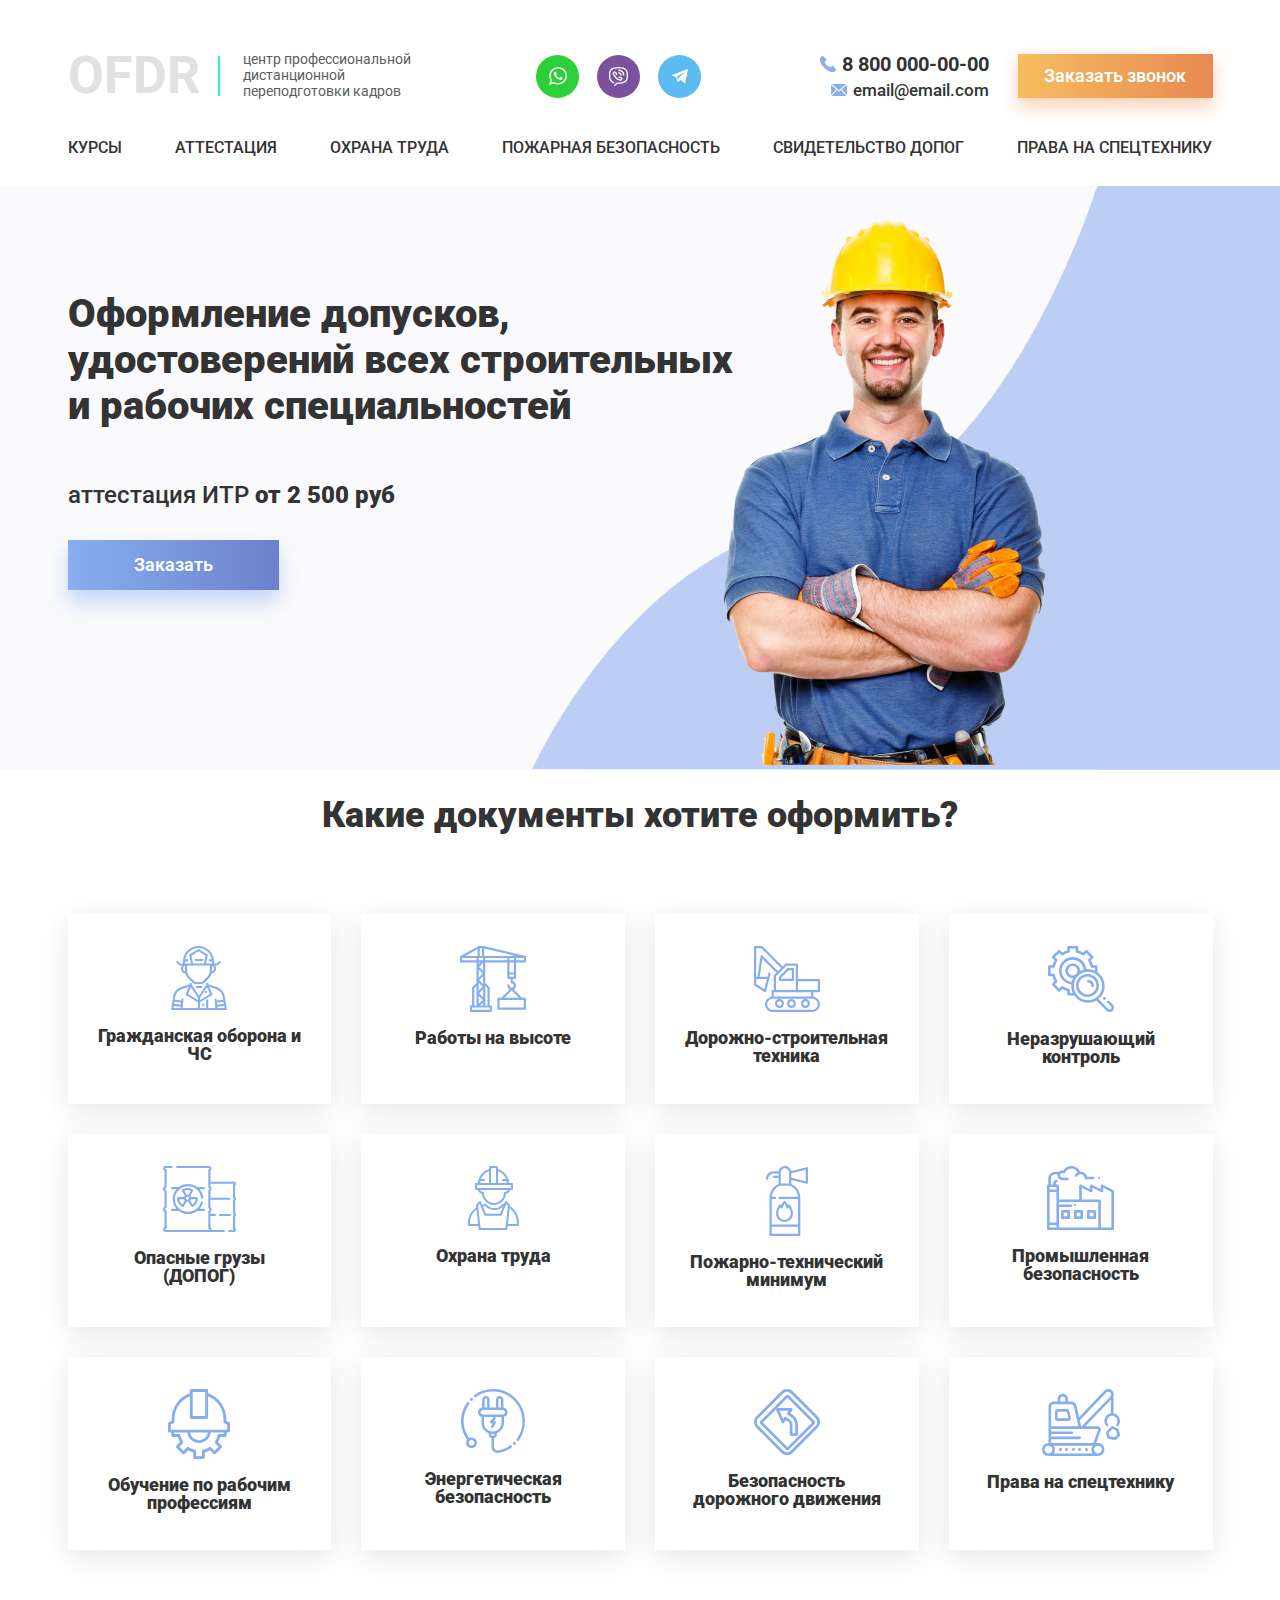
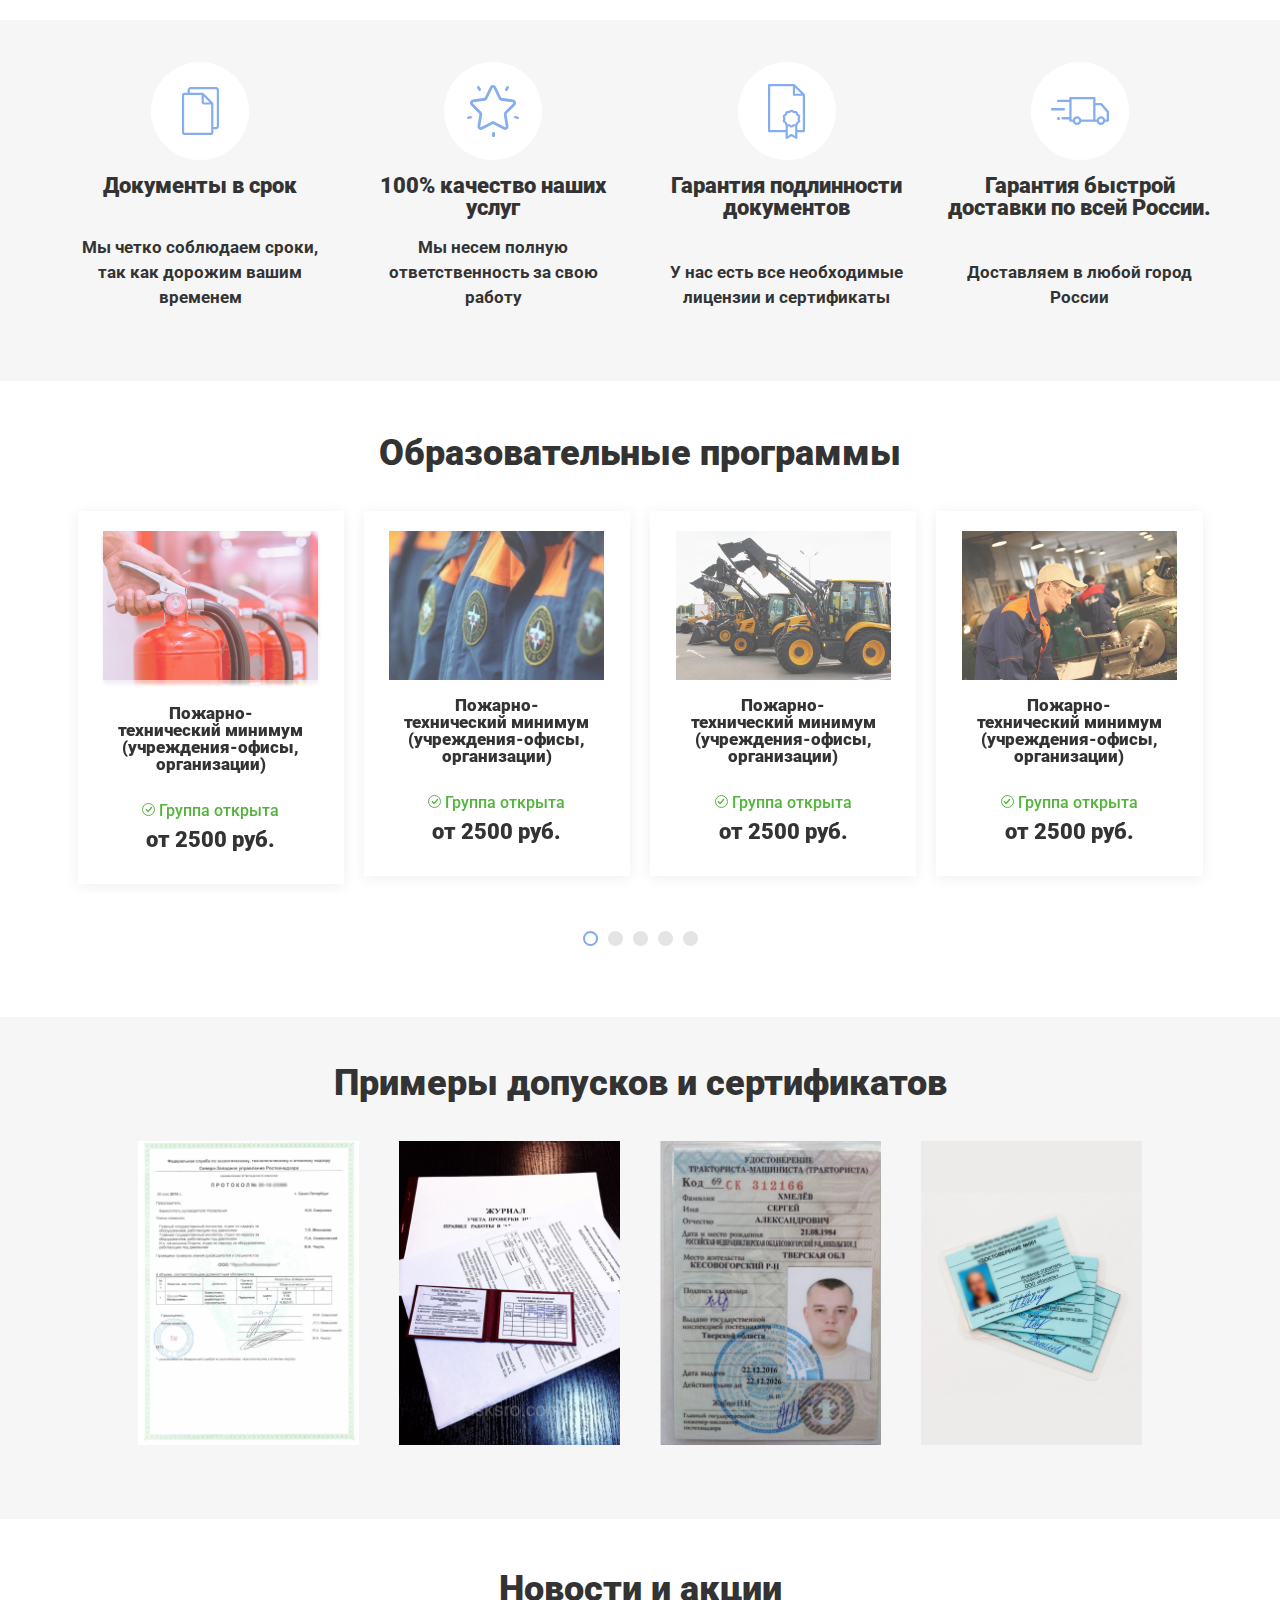
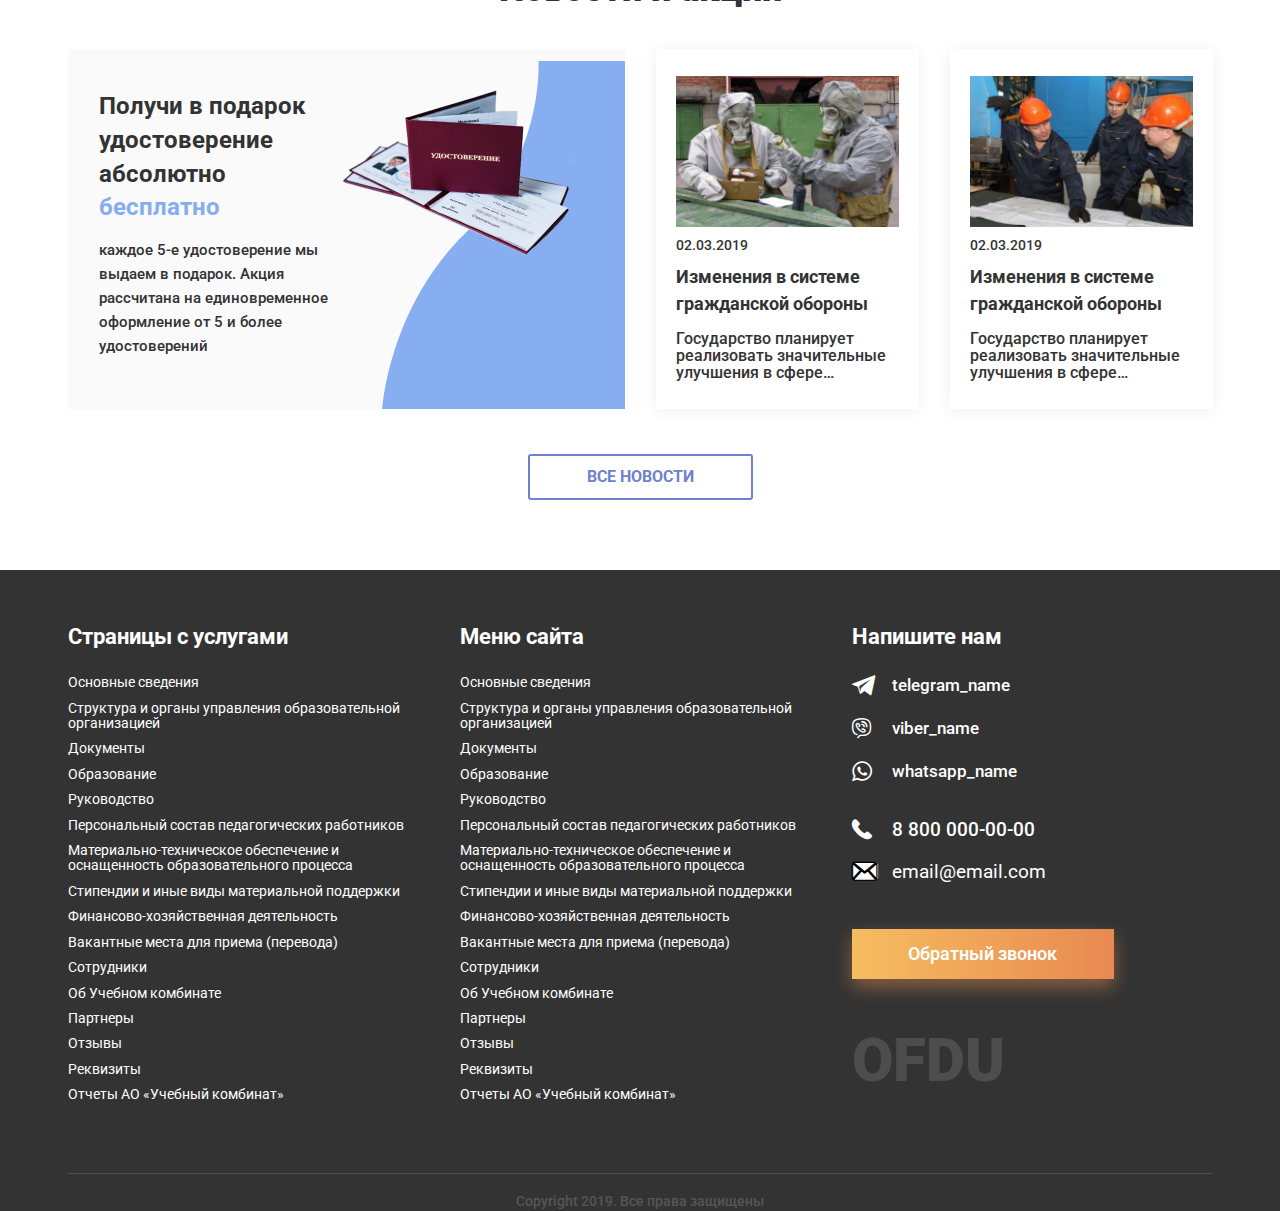
<file: index.html>
<!DOCTYPE html>
<html lang="ru">
	<head>
<meta charset="UTF-8">
<meta name="format-detection" content="telephone=no">
<link rel="stylesheet" href="css/style.css">
<link rel="shortcut icon" href="favicon.ico">
<!-- <meta name="robots" content="noindex, nofollow"> -->
<!-- <meta name="viewport" content="width=device-width, initial-scale=1.0, maximum-scale=1.0, user-scalable=0"> -->
<meta name="viewport" content="width=device-width, initial-scale=1.0">		<title>Главная</title>
	</head>
	<body>
		<div class="wrapper">
<header class="header">
	<div class="header__container _container">
		<div class="header__row">
			<a href="index.html" class="header__logo">OFDR</a>
			<div class="header__descr">центр профессиональной дистанционной	переподготовки кадров</div>
			<div data-da='header__menu,last,992' class="header__messagers">
				<a href="" class="header__messager icon-what"><img src="img/icons/header/whatsapp.svg" alt="" /></a>
				<a href="" class="header__messager icon-v"><img src="img/icons/header/viber.svg" alt="" /></a>
				<a href="" class="header__messager icon-te"><img src="img/icons/header/telegram.svg" alt="" /></a>
			</div>
			<div class="header__line"></div>
			<div data-da="header__menu,last,860" class="header__info info-header">
				<a href="" class="info-header__number">8 800 000-00-00</a>
				<a href="" class="info-header__email">email@email.com</a>
			</div>
			<a href="" class="header__btn btn btn_or">Заказать звонок</a>
			<div class="header__burger">
				<span></span>
				<span></span>
				<span></span>
			</div>
		</div>
		<nav class="header__menu">
			<ul class="header__list">
				<li><a href="" class="header__link">Курсы</a></li>
				<li><a href="certificate.html" class="header__link">АТТЕСТАЦИЯ</a></li>
				<li><a href="news.html" class="header__link">ОХРАНА ТРУДА</a></li>
				<li><a href="" class="header__link">ПОЖАРНАЯ БЕЗОПАСНОСТЬ</a></li>
				<li><a href="" class="header__link">СВИДЕТЕЛЬСТВО ДОПОГ</a></li>
				<li><a href="" class="header__link">ПРАВА НА СПЕЦТЕХНИКУ</a></li>
			</ul>
		</nav>
	</div>
</header>			<main class="page">
				<div class="main-promo">
					<div class='main-promo__container _container'>
						<div class="main-promo__name">Оформление допусков, удостоверений всех строительных и  рабочих специальностей</div>
						<div class="main-promo__descr">аттестация ИТР<span> от 2 500 руб</span></div>
						<a href="" class="main-promo__btn btn btn_bl">Заказать </a>
						<div class="main-promo__human"><img src="img/promo/human.png" alt=""></div>
					</div>
					<div class="main-promo__bg _ibg"><img src="img/promo/bg.jpg" alt="" /></div>
				</div>
				<div class="documents">
					<div class='documents__container _container'>
						<div class="documents__title title">Какие документы хотите оформить?</div>
						<div class="documents__wrapper">
							<a href='' class="documents__item item-documents">
								<div class="item-documents__img"><img src="img/documents/1.svg" alt=""></div>
								<div class="item-documents__name">Гражданская оборона и ЧС</div>
							</a>
							<a href='' class="documents__item item-documents">
								<div class="item-documents__img"><img src="img/documents/2.svg" alt=""></div>
								<div class="item-documents__name">Работы на	высоте</div>
							</a>
							<a href='' class="documents__item item-documents">
								<div class="item-documents__img"><img src="img/documents/3.svg" alt=""></div>
								<div class="item-documents__name">Дорожно-строительная техника</div>
							</a>
							<a href='' class="documents__item item-documents">
								<div class="item-documents__img"><img src="img/documents/4.svg" alt=""></div>
								<div class="item-documents__name">Неразрушающий контроль</div>
							</a>
							<a href='' class="documents__item item-documents">
								<div class="item-documents__img"><img src="img/documents/5.svg" alt=""></div>
								<div class="item-documents__name">Опасные грузы	(ДОПОГ)</div>
							</a>
							<a href='' class="documents__item item-documents">
								<div class="item-documents__img"><img src="img/documents/6.svg" alt=""></div>
								<div class="item-documents__name">Охрана труда</div>
							</a>
							<a href='' class="documents__item item-documents">
								<div class="item-documents__img"><img src="img/documents/7.svg" alt=""></div>
								<div class="item-documents__name">Пожарно-технический минимум</div>
							</a>
							<a href='' class="documents__item item-documents">
								<div class="item-documents__img"><img src="img/documents/8.svg" alt=""></div>
								<div class="item-documents__name">Промышленная безопасность</div>
							</a>
							<a href='' class="documents__item item-documents">
								<div class="item-documents__img"><img src="img/documents/9.svg" alt=""></div>
								<div class="item-documents__name">Обучение по рабочим профессиям</div>
							</a>
							<a href='' class="documents__item item-documents">
								<div class="item-documents__img"><img src="img/documents/10.svg" alt=""></div>
								<div class="item-documents__name">Энергетическая безопасность</div>
							</a>
							<a href='' class="documents__item item-documents">
								<div class="item-documents__img"><img src="img/documents/11.svg" alt=""></div>
								<div class="item-documents__name">Безопасность дорожного движения</div>
							</a>
							<a href='' class="documents__item item-documents">
								<div class="item-documents__img"><img src="img/documents/12.svg" alt=""></div>
								<div class="item-documents__name">Права на спецтехнику</div>
							</a>
						</div>
					</div>
				</div>
				<div class="advantages">
					<div class='advantages__container _container'>
						<div class="advantages__row">
							<div class="advantages__item item-advantages">
								<div class="item-advantages__img"><img src="img/advantages/1.svg" alt="" /></div>
								<div class="item-advantages__name">Документы в срок</div>
								<div class="item-advantages__descr">Мы четко соблюдаем сроки, так как дорожим вашим временем</div>
							</div>
							<div class="advantages__item item-advantages">
								<div class="item-advantages__img"><img src="img/advantages/2.svg" alt="" /></div>
								<div class="item-advantages__name">100% качество наших услуг</div>
								<div class="item-advantages__descr">Мы несем полную ответственность за свою работу</div>
							</div>
							<div class="advantages__item item-advantages">
								<div class="item-advantages__img"><img src="img/advantages/3.svg" alt="" /></div>
								<div class="item-advantages__name">Гарантия подлинности документов</div>
								<div class="item-advantages__descr">У нас есть все необходимые лицензии и сертификаты</div>
							</div>
							<div class="advantages__item item-advantages">
								<div class="item-advantages__img"><img src="img/advantages/4.svg" alt="" /></div>
								<div class="item-advantages__name">Гарантия быстрой доставки по всей России.</div>
								<div class="item-advantages__descr">Доставляем в любой город России</div>
							</div>
						</div>
					</div>
				</div>
				<div class="education">
					<div class='education__container _container'>
						<div class="education__title title">Образовательные программы</div>
						<div class="education__slider">
							<div class="education__slider-body _swiper">
								<a href="" class="education__item item-education">
									<div class="item-education__img"><img src="img/education/1.png" alt="" /></div>
									<div class="item-education__name">Пожарно-технический минимум (учреждения-офисы, организации)</div>
									<div class="item-education__label"><span></span> Группа открыта</div>
									<div class="item-education__price">от 2500 руб.</div>
								</a>
								<a href="" class="education__item item-education">
									<div class="item-education__img"><img src="img/education/2.png" alt="" /></div>
									<div class="item-education__name">Пожарно-технический минимум (учреждения-офисы, организации)</div>
									<div class="item-education__label"><span></span> Группа открыта</div>
									<div class="item-education__price">от 2500 руб.</div>
								</a>
								<a href="" class="education__item item-education">
									<div class="item-education__img"><img src="img/education/3.png" alt="" /></div>
									<div class="item-education__name">Пожарно-технический минимум (учреждения-офисы, организации)</div>
									<div class="item-education__label"><span></span> Группа открыта</div>
									<div class="item-education__price">от 2500 руб.</div>
								</a>
								<a href="" class="education__item item-education">
									<div class="item-education__img"><img src="img/education/4.png" alt="" /></div>
									<div class="item-education__name">Пожарно-технический минимум (учреждения-офисы, организации)</div>
									<div class="item-education__label"><span></span> Группа открыта</div>
									<div class="item-education__price">от 2500 руб.</div>
								</a>
								<a href="" class="education__item item-education">
									<div class="item-education__img"><img src="img/education/1.png" alt="" /></div>
									<div class="item-education__name">Пожарно-технический минимум (учреждения-офисы, организации)</div>
									<div class="item-education__label"><span></span> Группа открыта</div>
									<div class="item-education__price">от 2500 руб.</div>
								</a>
								<a href="" class="education__item item-education">
									<div class="item-education__img"><img src="img/education/2.png" alt="" /></div>
									<div class="item-education__name">Пожарно-технический минимум (учреждения-офисы, организации)</div>
									<div class="item-education__label"><span></span> Группа открыта</div>
									<div class="item-education__price">от 2500 руб.</div>
								</a>
								<a href="" class="education__item item-education">
									<div class="item-education__img"><img src="img/education/3.png" alt="" /></div>
									<div class="item-education__name">Пожарно-технический минимум (учреждения-офисы, организации)</div>
									<div class="item-education__label"><span></span> Группа открыта</div>
									<div class="item-education__price">от 2500 руб.</div>
								</a>
								<a href="" class="education__item item-education">
									<div class="item-education__img"><img src="img/education/4.png" alt="" /></div>
									<div class="item-education__name">Пожарно-технический минимум (учреждения-офисы, организации)</div>
									<div class="item-education__label"><span></span> Группа открыта</div>
									<div class="item-education__price">от 2500 руб.</div>
								</a>
							</div>
							<div class="education__slider-control"></div>
						</div>
					</div>
				</div>
				<div class="certificate">
					<div class='certificate__container _container'>
						<div class="certificate__title title">Примеры допусков и сертификатов</div>
						<div class="certificate__slider">
							<div class="certificate__slider-body _swiper">
								<div class="certificate__slide"><img src="img/certificate/1.png" alt="" /></div>
								<div class="certificate__slide"><img src="img/certificate/2.png" alt="" /></div>
								<div class="certificate__slide"><img src="img/certificate/3.png" alt="" /></div>
								<div class="certificate__slide"><img src="img/certificate/4.png" alt="" /></div>
								<div class="certificate__slide"><img src="img/certificate/1.png" alt="" /></div>
								<div class="certificate__slide"><img src="img/certificate/2.png" alt="" /></div>
								<div class="certificate__slide"><img src="img/certificate/3.png" alt="" /></div>
								<div class="certificate__slide"><img src="img/certificate/4.png" alt="" /></div>
							</div>
							<div class="certificate__slider-controls"></div>
						</div>
					</div>
				</div>
				<div class="more-news">
					<div class='more-news__container _container'>
						<div class="more-news__title title">Новости и акции</div>
						<div class="more-news__row">
							<div class="more-news__gift gift-more-news">
								<div class="gift-more-news__name">Получи в подарок удостоверение абсолютно<span>бесплатно</span></div>
								<div class="gift-more-news__descr">каждое 5-е удостоверение мы выдаем в подарок. Акция рассчитана на единовременное оформление от 5 и более удостоверений</div>
								<div class="gift-more-news__img"><img src="img/news/gift.png" alt="" /></div>
							</div>
							<div class="more-news__wrapper">
								<a href="" class="more-news__item item-news">
									<div class="item-news__img"><img src="img/news/1.png" alt="" /></div>
									<div class="item-news__date">02.03.2019</div>
									<div class="item-news__name">Изменения в системе гражданской обороны</div>
									<div class="item-news__descr">Государство планирует реализовать значительные улучшения в сфере…</div>
								</a>
								<a href="" class="more-news__item item-news">
									<div class="item-news__img"><img src="img/news/2.png" alt="" /></div>
									<div class="item-news__date">02.03.2019</div>
									<div class="item-news__name">Изменения в системе гражданской обороны</div>
									<div class="item-news__descr">Государство планирует реализовать значительные улучшения в сфере…</div>
								</a>
								<a href="" class="more-news__item dn item-news">
									<div class="item-news__img"><img src="img/news/3.png" alt="" /></div>
									<div class="item-news__date">02.03.2019</div>
									<div class="item-news__name">Изменения в системе гражданской обороны</div>
									<div class="item-news__descr">Государство планирует реализовать значительные улучшения в сфере…</div>
								</a>
								<a href="" class="more-news__item dn item-news">
									<div class="item-news__img"><img src="img/news/4.png" alt="" /></div>
									<div class="item-news__date">02.03.2019</div>
									<div class="item-news__name">Изменения в системе гражданской обороны</div>
									<div class="item-news__descr">Государство планирует реализовать значительные улучшения в сфере…</div>
								</a>
							</div>
						</div>
						<a href="" class="more-news__btn"><span>ВСЕ НОВОСТИ</span></a>
					</div>
				</div>
			<main>
<footer class="footer">
	<div class='footer__container _container'>
		<div class="footer__row">
			<div class="footer__column pages-column">
				<div class="footer__descr">Страницы с услугами</div>
				<ul class="footer__list">
					<li><a href="" class="footer__link">Основные сведения</a></li>
					<li><a href="" class="footer__link">Структура и органы управления образовательной организацией</a></li>
					<li><a href="" class="footer__link">Документы</a></li>
					<li><a href="" class="footer__link">Образование</a></li>
					<li><a href="" class="footer__link">Руководство</a></li>
					<li><a href="" class="footer__link">Персональный состав педагогических работников</a></li>
					<li><a href="" class="footer__link">Материально-техническое обеспечение и оснащенность образовательного процесса</a></li>
					<li><a href="" class="footer__link">Стипендии и иные виды материальной поддержки</a></li>
					<li><a href="" class="footer__link">Финансово-хозяйственная деятельность</a></li>
					<li><a href="" class="footer__link">Вакантные места для приема (перевода)</a></li>
					<li><a href="" class="footer__link">Сотрудники</a></li>
					<li><a href="" class="footer__link">Об Учебном комбинате</a></li>
					<li><a href="" class="footer__link">Партнеры</a></li>
					<li><a href="" class="footer__link">Отзывы</a></li>
					<li><a href="" class="footer__link">Реквизиты</a></li>
					<li><a href="" class="footer__link">Отчеты АО «Учебный комбинат»</a></li>
				</ul>
			</div>
			<div class="footer__column menu-column">
				<div class="footer__descr">Меню сайта</div>
				<ul class="footer__list">
					<li><a href="" class="footer__link">Основные сведения</a></li>
					<li><a href="" class="footer__link">Структура и органы управления образовательной организацией</a></li>
					<li><a href="" class="footer__link">Документы</a></li>
					<li><a href="" class="footer__link">Образование</a></li>
					<li><a href="" class="footer__link">Руководство</a></li>
					<li><a href="" class="footer__link">Персональный состав педагогических работников</a></li>
					<li><a href="" class="footer__link">Материально-техническое обеспечение и оснащенность образовательного процесса</a></li>
					<li><a href="" class="footer__link">Стипендии и иные виды материальной поддержки</a></li>
					<li><a href="" class="footer__link">Финансово-хозяйственная деятельность</a></li>
					<li><a href="" class="footer__link">Вакантные места для приема (перевода)</a></li>
					<li><a href="" class="footer__link">Сотрудники</a></li>
					<li><a href="" class="footer__link">Об Учебном комбинате</a></li>
					<li><a href="" class="footer__link">Партнеры</a></li>
					<li><a href="" class="footer__link">Отзывы</a></li>
					<li><a href="" class="footer__link">Реквизиты</a></li>
					<li><a href="" class="footer__link">Отчеты АО «Учебный комбинат»</a></li>
				</ul>
			</div>
			<div data-da="footer__main-column,last,950" class="footer__column info-column">
				<div class="footer__descr">Напишите нам</div>
				<div class="footer__messagers">
					<a href="" class="footer__messager"><span class="icon-telegram"></span> telegram_name</a>
					<a href="" class="footer__messager"><span class="icon-viber"></span> viber_name</a>
					<a href="" class="footer__messager"><span class="icon-whatsapp"></span> whatsapp_name</a>
				</div>
				<div class="footer__info">
					<a href="" class="footer__number"><span class="icon-call"></span> 8 800 000-00-00</a>
					<a href="" class="footer__email"><span class="icon-message">
						<span class="path1"></span><span class="path2"></span></span>
						email@email.com
					</a>
				</div>
				<div class="footer__btn btn btn_or">Обратный звонок</div>
				<div class="footer__logo">OFDU</div>
			</div>
		</div>
		<div class="footer__main-column"></div>
		<div class="footer__copywrite">Copyright 2019. Все права защищены</div>
	</div>
</footer>		</div>
<div class="popup">
	<div class="popup__content">
		<div class="popup__body">
			<div class="popup__close"></div>
		</div>
	</div>
</div>
<div class="popup popup_video">
	<div class="popup__content">
		<div class="popup__body">
			<div class="popup__close popup__close_video"></div>
			<div class="popup__video _video"></div>
		</div>
	</div>
</div>
<!-- <script src="https://code.jquery.com/jquery-3.3.1.min.js"></script> -->
<script src="js/vendors.min.js"></script>
<script src="js/app.min.js"></script>	</body>
</html>
</file>
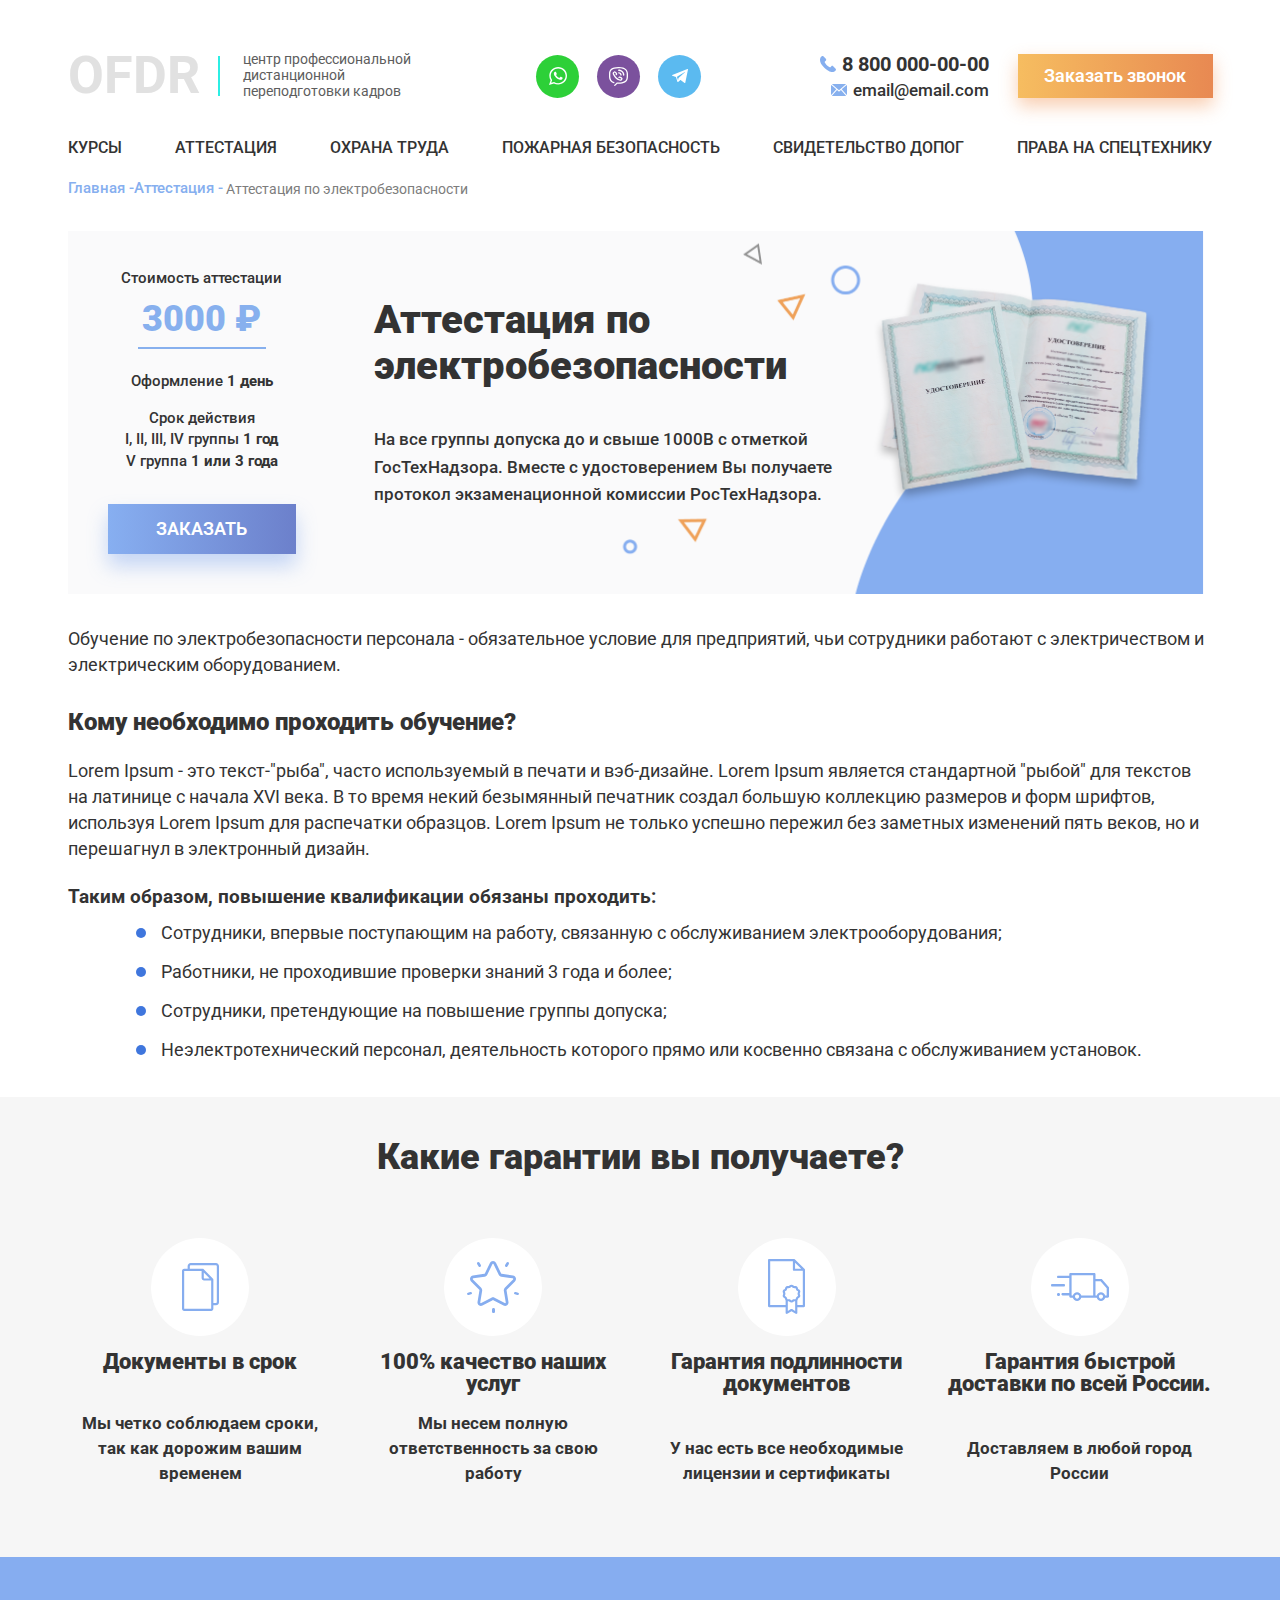
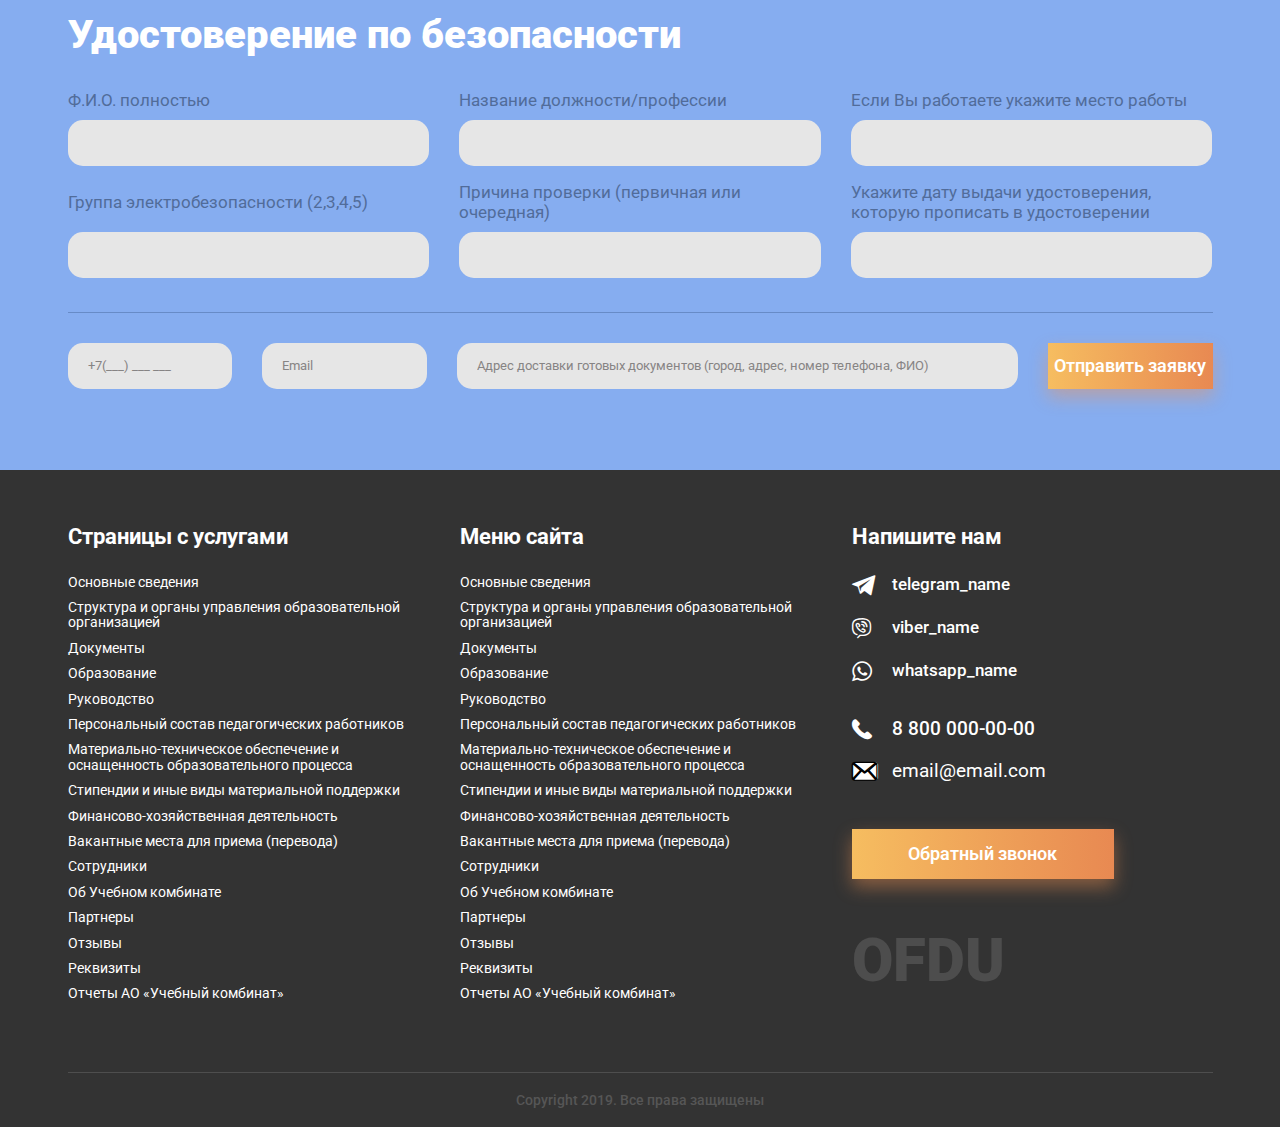
<file: certificate.html>
<!DOCTYPE html>
<html lang="ru">
	<head>
<meta charset="UTF-8">
<meta name="format-detection" content="telephone=no">
<link rel="stylesheet" href="css/style.css">
<link rel="shortcut icon" href="favicon.ico">
<!-- <meta name="robots" content="noindex, nofollow"> -->
<!-- <meta name="viewport" content="width=device-width, initial-scale=1.0, maximum-scale=1.0, user-scalable=0"> -->
<meta name="viewport" content="width=device-width, initial-scale=1.0">		<title>сертификаты</title>
	</head>
	<body>
		<div class="wrapper">
<header class="header">
	<div class="header__container _container">
		<div class="header__row">
			<a href="index.html" class="header__logo">OFDR</a>
			<div class="header__descr">центр профессиональной дистанционной	переподготовки кадров</div>
			<div data-da='header__menu,last,992' class="header__messagers">
				<a href="" class="header__messager icon-what"><img src="img/icons/header/whatsapp.svg" alt="" /></a>
				<a href="" class="header__messager icon-v"><img src="img/icons/header/viber.svg" alt="" /></a>
				<a href="" class="header__messager icon-te"><img src="img/icons/header/telegram.svg" alt="" /></a>
			</div>
			<div class="header__line"></div>
			<div data-da="header__menu,last,860" class="header__info info-header">
				<a href="" class="info-header__number">8 800 000-00-00</a>
				<a href="" class="info-header__email">email@email.com</a>
			</div>
			<a href="" class="header__btn btn btn_or">Заказать звонок</a>
			<div class="header__burger">
				<span></span>
				<span></span>
				<span></span>
			</div>
		</div>
		<nav class="header__menu">
			<ul class="header__list">
				<li><a href="" class="header__link">Курсы</a></li>
				<li><a href="certificate.html" class="header__link">АТТЕСТАЦИЯ</a></li>
				<li><a href="news.html" class="header__link">ОХРАНА ТРУДА</a></li>
				<li><a href="" class="header__link">ПОЖАРНАЯ БЕЗОПАСНОСТЬ</a></li>
				<li><a href="" class="header__link">СВИДЕТЕЛЬСТВО ДОПОГ</a></li>
				<li><a href="" class="header__link">ПРАВА НА СПЕЦТЕХНИКУ</a></li>
			</ul>
		</nav>
	</div>
</header>			<main class="page">
                <div class="certificate-main">
                    <div class='certificate-main__container _container'>
                         <div class="breadcrumbs">
                            <ul class="breadcrumbs__list">
                                <li><a href="" class="breadcrumbs__link">Главная -</a></li>
                                <li><a href="" class="breadcrumbs__link">Аттестация -</a></li>
                                <li><span> Аттестация по электробезопасности</span></li>
                            </ul>
                        </div>
                        <div class="certificate-main__card card-certificate">
                            <div class="card-certificate__column">
                                <div class="card-certificate__price">
                                    Стоимость аттестации
                                    <span>3000 ₽</span>
                                    
                                </div>
                                <div class="card-certificate__time">Оформление<span> 1 день</span></div>
                                <div class="card-certificate__availabilite">
                                    <span>Срок действия</span>
                                    <p>I, II, III, IV группы <span>1 год</span></p>
                                    <p>V группа <span>1 или 3 года</span></p>
                                </div>
                                <div class="card-certificate__btn btn btn_bl">ЗАКАЗАТЬ</div>
                            </div>
                            <div class="card-certificate__row">
                                <div class="card-certificate__name">Аттестация по электробезопасности</div>
                                <div class="card-certificate__descr">На все группы допуска до и свыше 1000В с отметкой ГосТехНадзора. Вместе с удостоверением Вы получаете протокол экзаменационной комиссии РосТехНадзора.</div>
                            </div>
                        </div>
                        <p>Обучение по электробезопасности персонала - обязательное условие для предприятий, чьи сотрудники работают с электричеством и электрическим оборудованием.</p>
                        <div class="certificate-main__name">Кому необходимо проходить обучение?</div>
                        <p>Lorem Ipsum - это текст-"рыба", часто используемый в печати и вэб-дизайне. Lorem Ipsum является стандартной "рыбой" для текстов на латинице с начала XVI века. В то время некий безымянный печатник создал большую коллекцию размеров и форм шрифтов, используя Lorem Ipsum для распечатки образцов. Lorem Ipsum не только успешно пережил без заметных изменений пять веков, но и перешагнул в электронный дизайн.</p>
                        <div class="certificate-main__label">Таким образом, повышение квалификации обязаны проходить:</div>
                        <ul class="certificate-main__list">
                            <li>Сотрудники, впервые поступающим на работу, связанную с обслуживанием электрооборудования;</li>
                            <li>Работники, не проходившие проверки знаний 3 года и более;</li>
                            <li>Сотрудники, претендующие на повышение группы допуска;</li>
                            <li>Неэлектротехнический персонал, деятельность которого прямо или косвенно связана с обслуживанием установок.</li>
                        </ul>
                    </div>
                </div>    
                <div class="advantages">
					<div class='advantages__container _container'>
                        <div class="advantages__title title">Какие гарантии вы получаете?</div>
						<div class="advantages__row">
							<div class="advantages__item item-advantages">
								<div class="item-advantages__img"><img src="img/advantages/1.svg" alt="" /></div>
								<div class="item-advantages__name">Документы в срок</div>
								<div class="item-advantages__descr">Мы четко соблюдаем сроки, так как дорожим вашим временем</div>
							</div>
							<div class="advantages__item item-advantages">
								<div class="item-advantages__img"><img src="img/advantages/2.svg" alt="" /></div>
								<div class="item-advantages__name">100% качество наших услуг</div>
								<div class="item-advantages__descr">Мы несем полную ответственность за свою работу</div>
							</div>
							<div class="advantages__item item-advantages">
								<div class="item-advantages__img"><img src="img/advantages/3.svg" alt="" /></div>
								<div class="item-advantages__name">Гарантия подлинности документов</div>
								<div class="item-advantages__descr">У нас есть все необходимые лицензии и сертификаты</div>
							</div>
							<div class="advantages__item item-advantages">
								<div class="item-advantages__img"><img src="img/advantages/4.svg" alt="" /></div>
								<div class="item-advantages__name">Гарантия быстрой доставки по всей России.</div>
								<div class="item-advantages__descr">Доставляем в любой город России</div>
							</div>
						</div>
					</div>
                </div>
                <div class="security">
                    <div class='security__container _container'>
                        <div class="security__title">Удостоверение по безопасности</div>
                        <form action="" class="security__form form-security">
                            <div class="form-security__wrapper">
                                <div class="form-security__item">
                                    <label class="form-security__label">Ф.И.О. полностью</label>
                                    <div class="form-security__input">
                                        <input autocomplete="off" type="text" name="form[]" data-value="" class="input" />
                                    </div>
                                </div>
                                <div class="form-security__item">
                                    <label class="form-security__label">Название должности/профессии</label>
                                    <div class="form-security__input">
                                        <input autocomplete="off" type="text" name="form[]" data-value="" class="input" />
                                    </div>
                                </div>
                                <div class="form-security__item">
                                    <label class="form-security__label">Если Вы работаете укажите место работы</label>
                                    <div class="form-security__input">
                                        <input autocomplete="off" type="text" name="form[]" data-value="" class="input" />
                                    </div>
                                </div>
                                <div class="form-security__item">
                                    <label class="form-security__label">Группа электробезопасности (2,3,4,5)</label>
                                    <div class="form-security__input">
                                        <input autocomplete="off" type="text" name="form[]" data-value="" class="input" />
                                    </div>
                                </div>
                                <div class="form-security__item">
                                    <label class="form-security__label">Причина проверки (первичная или очередная)</label>
                                    <div class="form-security__input">
                                        <input autocomplete="off" type="text" name="form[]" data-value="" class="input" />
                                    </div>
                                </div>
                                <div class="form-security__item">
                                    <label class="form-security__label">Укажите дату выдачи удостоверения, которую прописать в удостоверении</label>
                                    <div class="form-security__input">
                                        <input autocomplete="off" type="text" name="form[]" data-value="" class="input" />
                                    </div>
                                </div>
                            </div>
                            <div class="form-security__row">
                                <div class="form-security__number">
                                    <input class="_phone" autocomplete="off" type="text" name="form[]" data-value="+7(___) ___ ___" class="input" />
                                </div>
                                <div class="form-security__email">
                                    <input autocomplete="off" type="text" name="form[]" data-value="Email" class="input" />
                                </div>
                                <div class="form-security__adress">
                                    <input autocomplete="off" type="text" name="form[]" data-value="Адрес доставки готовых документов (город, адрес, номер телефона, ФИО)" class="input" />
                                </div>
                                <button type="submit" class="form-security__btn btn btn_or">Отправить заявку</button>
                            </div>
                        </form>
                    </div>
                </div>
			<main>
<footer class="footer">
	<div class='footer__container _container'>
		<div class="footer__row">
			<div class="footer__column pages-column">
				<div class="footer__descr">Страницы с услугами</div>
				<ul class="footer__list">
					<li><a href="" class="footer__link">Основные сведения</a></li>
					<li><a href="" class="footer__link">Структура и органы управления образовательной организацией</a></li>
					<li><a href="" class="footer__link">Документы</a></li>
					<li><a href="" class="footer__link">Образование</a></li>
					<li><a href="" class="footer__link">Руководство</a></li>
					<li><a href="" class="footer__link">Персональный состав педагогических работников</a></li>
					<li><a href="" class="footer__link">Материально-техническое обеспечение и оснащенность образовательного процесса</a></li>
					<li><a href="" class="footer__link">Стипендии и иные виды материальной поддержки</a></li>
					<li><a href="" class="footer__link">Финансово-хозяйственная деятельность</a></li>
					<li><a href="" class="footer__link">Вакантные места для приема (перевода)</a></li>
					<li><a href="" class="footer__link">Сотрудники</a></li>
					<li><a href="" class="footer__link">Об Учебном комбинате</a></li>
					<li><a href="" class="footer__link">Партнеры</a></li>
					<li><a href="" class="footer__link">Отзывы</a></li>
					<li><a href="" class="footer__link">Реквизиты</a></li>
					<li><a href="" class="footer__link">Отчеты АО «Учебный комбинат»</a></li>
				</ul>
			</div>
			<div class="footer__column menu-column">
				<div class="footer__descr">Меню сайта</div>
				<ul class="footer__list">
					<li><a href="" class="footer__link">Основные сведения</a></li>
					<li><a href="" class="footer__link">Структура и органы управления образовательной организацией</a></li>
					<li><a href="" class="footer__link">Документы</a></li>
					<li><a href="" class="footer__link">Образование</a></li>
					<li><a href="" class="footer__link">Руководство</a></li>
					<li><a href="" class="footer__link">Персональный состав педагогических работников</a></li>
					<li><a href="" class="footer__link">Материально-техническое обеспечение и оснащенность образовательного процесса</a></li>
					<li><a href="" class="footer__link">Стипендии и иные виды материальной поддержки</a></li>
					<li><a href="" class="footer__link">Финансово-хозяйственная деятельность</a></li>
					<li><a href="" class="footer__link">Вакантные места для приема (перевода)</a></li>
					<li><a href="" class="footer__link">Сотрудники</a></li>
					<li><a href="" class="footer__link">Об Учебном комбинате</a></li>
					<li><a href="" class="footer__link">Партнеры</a></li>
					<li><a href="" class="footer__link">Отзывы</a></li>
					<li><a href="" class="footer__link">Реквизиты</a></li>
					<li><a href="" class="footer__link">Отчеты АО «Учебный комбинат»</a></li>
				</ul>
			</div>
			<div data-da="footer__main-column,last,950" class="footer__column info-column">
				<div class="footer__descr">Напишите нам</div>
				<div class="footer__messagers">
					<a href="" class="footer__messager"><span class="icon-telegram"></span> telegram_name</a>
					<a href="" class="footer__messager"><span class="icon-viber"></span> viber_name</a>
					<a href="" class="footer__messager"><span class="icon-whatsapp"></span> whatsapp_name</a>
				</div>
				<div class="footer__info">
					<a href="" class="footer__number"><span class="icon-call"></span> 8 800 000-00-00</a>
					<a href="" class="footer__email"><span class="icon-message">
						<span class="path1"></span><span class="path2"></span></span>
						email@email.com
					</a>
				</div>
				<div class="footer__btn btn btn_or">Обратный звонок</div>
				<div class="footer__logo">OFDU</div>
			</div>
		</div>
		<div class="footer__main-column"></div>
		<div class="footer__copywrite">Copyright 2019. Все права защищены</div>
	</div>
</footer>		</div>
<div class="popup">
	<div class="popup__content">
		<div class="popup__body">
			<div class="popup__close"></div>
		</div>
	</div>
</div>
<div class="popup popup_video">
	<div class="popup__content">
		<div class="popup__body">
			<div class="popup__close popup__close_video"></div>
			<div class="popup__video _video"></div>
		</div>
	</div>
</div>
<!-- <script src="https://code.jquery.com/jquery-3.3.1.min.js"></script> -->
<script src="js/vendors.min.js"></script>
<script src="js/app.min.js"></script>	</body>
</html>
</file>
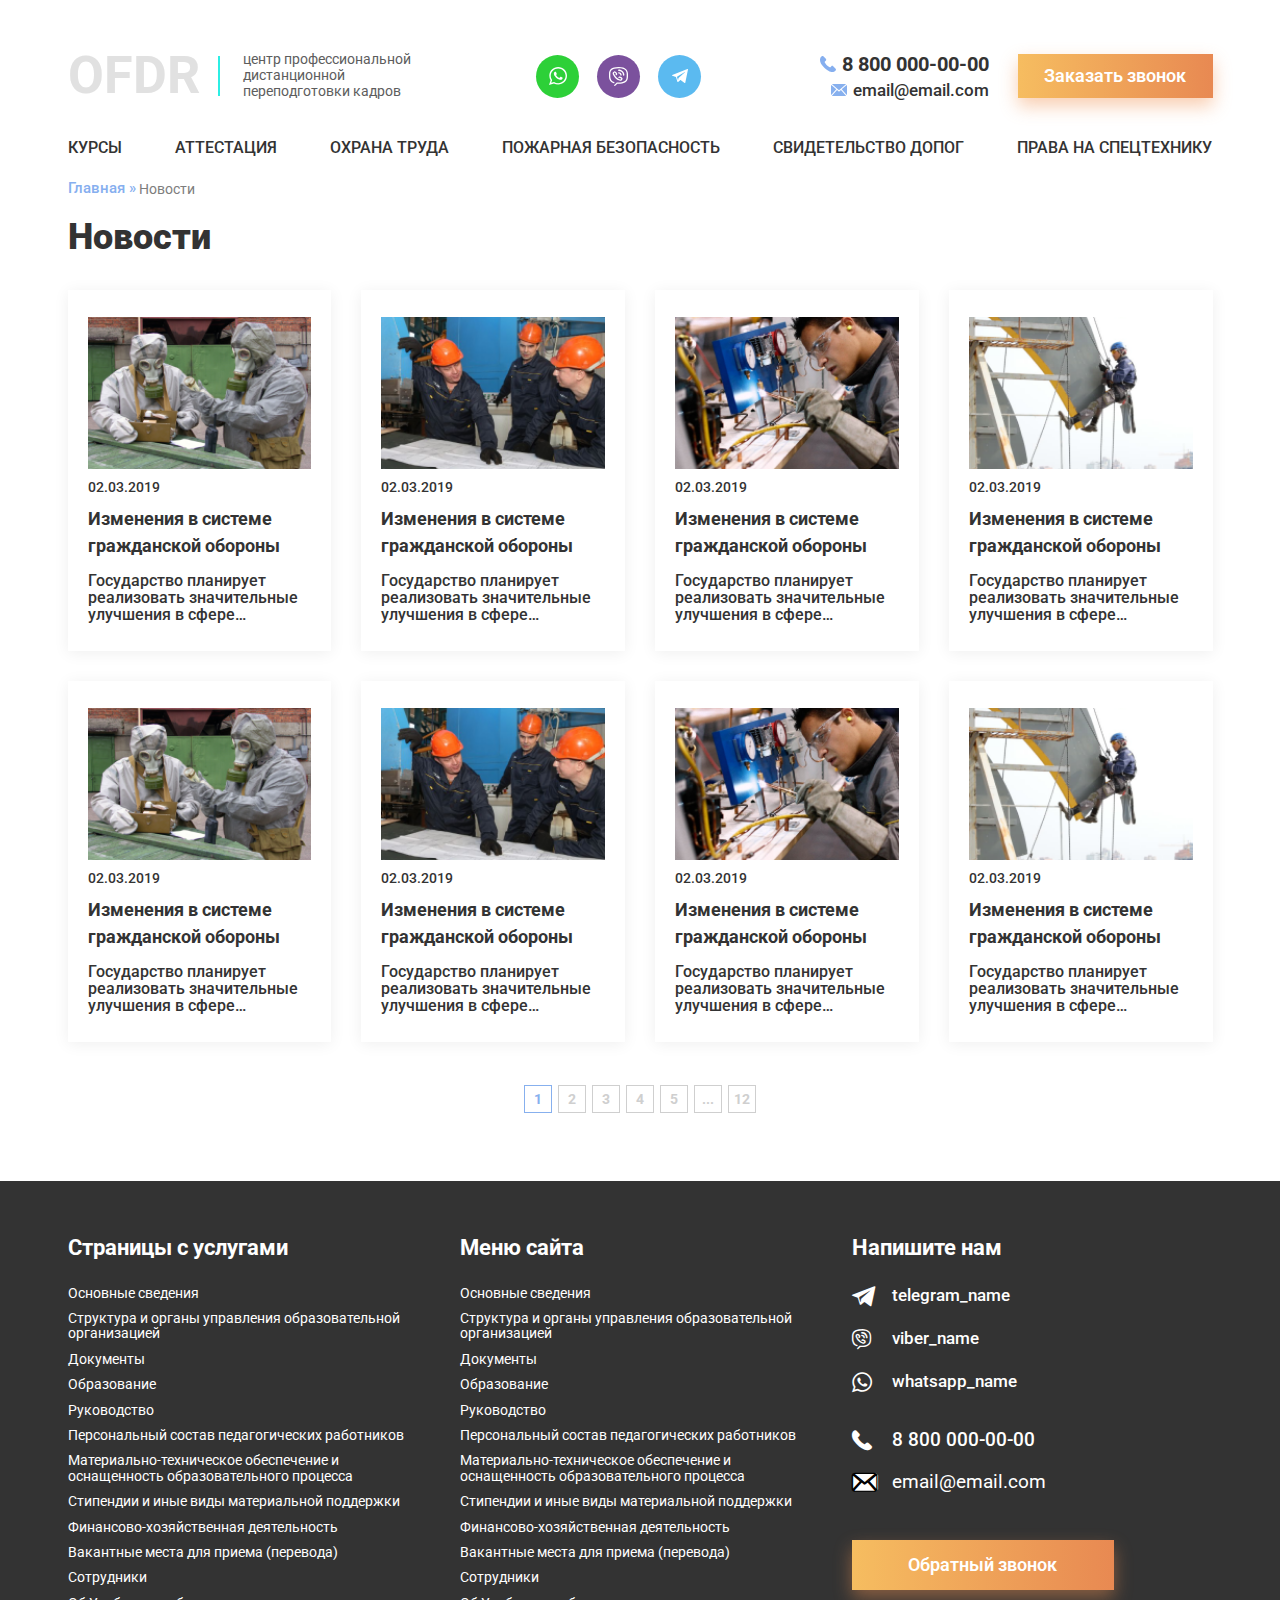
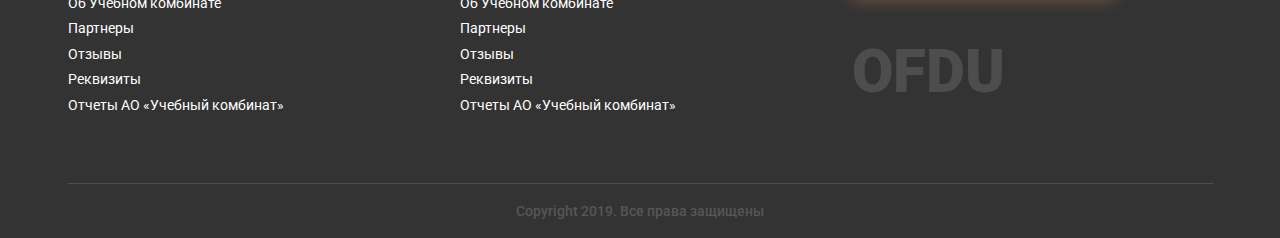
<file: news.html>
<!DOCTYPE html>
<html lang="ru">
	<head>
<meta charset="UTF-8">
<meta name="format-detection" content="telephone=no">
<link rel="stylesheet" href="css/style.css">
<link rel="shortcut icon" href="favicon.ico">
<!-- <meta name="robots" content="noindex, nofollow"> -->
<!-- <meta name="viewport" content="width=device-width, initial-scale=1.0, maximum-scale=1.0, user-scalable=0"> -->
<meta name="viewport" content="width=device-width, initial-scale=1.0">		<title>Главная</title>
	</head>
	<body>
		<div class="wrapper">
<header class="header">
	<div class="header__container _container">
		<div class="header__row">
			<a href="index.html" class="header__logo">OFDR</a>
			<div class="header__descr">центр профессиональной дистанционной	переподготовки кадров</div>
			<div data-da='header__menu,last,992' class="header__messagers">
				<a href="" class="header__messager icon-what"><img src="img/icons/header/whatsapp.svg" alt="" /></a>
				<a href="" class="header__messager icon-v"><img src="img/icons/header/viber.svg" alt="" /></a>
				<a href="" class="header__messager icon-te"><img src="img/icons/header/telegram.svg" alt="" /></a>
			</div>
			<div class="header__line"></div>
			<div data-da="header__menu,last,860" class="header__info info-header">
				<a href="" class="info-header__number">8 800 000-00-00</a>
				<a href="" class="info-header__email">email@email.com</a>
			</div>
			<a href="" class="header__btn btn btn_or">Заказать звонок</a>
			<div class="header__burger">
				<span></span>
				<span></span>
				<span></span>
			</div>
		</div>
		<nav class="header__menu">
			<ul class="header__list">
				<li><a href="" class="header__link">Курсы</a></li>
				<li><a href="certificate.html" class="header__link">АТТЕСТАЦИЯ</a></li>
				<li><a href="news.html" class="header__link">ОХРАНА ТРУДА</a></li>
				<li><a href="" class="header__link">ПОЖАРНАЯ БЕЗОПАСНОСТЬ</a></li>
				<li><a href="" class="header__link">СВИДЕТЕЛЬСТВО ДОПОГ</a></li>
				<li><a href="" class="header__link">ПРАВА НА СПЕЦТЕХНИКУ</a></li>
			</ul>
		</nav>
	</div>
</header>			<main class="page">
				<div class="breadcrumbs">
                    <div class='breadcrumbs__container _container'>
                        <ul class="breadcrumbs__list">
                            <li><a href="" class="breadcrumbs__link">Главная  »</a></li>
                            <li><span> Новости</span></li>
                        </ul>
                        <div class="breadcrumbs__title">Новости</div>
                    </div>
                </div>
                <div class="news">
                    <div class='news__container _container'>
                        <div class="news__wrapper">
                            <a href="" class="news__item item-news">
                                <div class="item-news__img"><img src="img/news/1.png" alt="" /></div>
                                <div class="item-news__date">02.03.2019</div>
                                <div class="item-news__name">Изменения в системе гражданской обороны</div>
                                <div class="item-news__descr">Государство планирует реализовать значительные улучшения в сфере…</div>
                            </a>
                            <a href="" class="news__item item-news">
                                <div class="item-news__img"><img src="img/news/2.png" alt="" /></div>
                                <div class="item-news__date">02.03.2019</div>
                                <div class="item-news__name">Изменения в системе гражданской обороны</div>
                                <div class="item-news__descr">Государство планирует реализовать значительные улучшения в сфере…</div>
                            </a>
                            <a href="" class="news__item item-news">
                                <div class="item-news__img"><img src="img/news/3.png" alt="" /></div>
                                <div class="item-news__date">02.03.2019</div>
                                <div class="item-news__name">Изменения в системе гражданской обороны</div>
                                <div class="item-news__descr">Государство планирует реализовать значительные улучшения в сфере…</div>
                            </a>
                            <a href="" class="news__item item-news">
                                <div class="item-news__img"><img src="img/news/4.png" alt="" /></div>
                                <div class="item-news__date">02.03.2019</div>
                                <div class="item-news__name">Изменения в системе гражданской обороны</div>
                                <div class="item-news__descr">Государство планирует реализовать значительные улучшения в сфере…</div>
                            </a>
                            <a href="" class="news__item item-news">
                                <div class="item-news__img"><img src="img/news/1.png" alt="" /></div>
                                <div class="item-news__date">02.03.2019</div>
                                <div class="item-news__name">Изменения в системе гражданской обороны</div>
                                <div class="item-news__descr">Государство планирует реализовать значительные улучшения в сфере…</div>
                            </a>
                            <a href="" class="news__item item-news">
                                <div class="item-news__img"><img src="img/news/2.png" alt="" /></div>
                                <div class="item-news__date">02.03.2019</div>
                                <div class="item-news__name">Изменения в системе гражданской обороны</div>
                                <div class="item-news__descr">Государство планирует реализовать значительные улучшения в сфере…</div>
                            </a>
                            <a href="" class="news__item item-news">
                                <div class="item-news__img"><img src="img/news/3.png" alt="" /></div>
                                <div class="item-news__date">02.03.2019</div>
                                <div class="item-news__name">Изменения в системе гражданской обороны</div>
                                <div class="item-news__descr">Государство планирует реализовать значительные улучшения в сфере…</div>
                            </a>
                            <a href="" class="news__item item-news">
                                <div class="item-news__img"><img src="img/news/4.png" alt="" /></div>
                                <div class="item-news__date">02.03.2019</div>
                                <div class="item-news__name">Изменения в системе гражданской обороны</div>
                                <div class="item-news__descr">Государство планирует реализовать значительные улучшения в сфере…</div>
                            </a>
                        </div>
                    </div>
                </div>
<div class="pagging">
	<ul class="pagging__list">
		<li>
			<a href="" class="pagging__item _active">1</a>
		</li>
		<li>
			<a href="" class="pagging__item">2</a>
		</li>
		<li>
			<a href="" class="pagging__item">3</a>
		</li>
		<li>
			<a href="" class="pagging__item">4</a>
		</li>
		<li>
			<a href="" class="pagging__item">5</a>
		</li>
		<li>
			<a href="" class="pagging__item">...</a>
		</li>
		<li>
			<a href="" class="pagging__item">12</a>
		</li>
	</ul>
</div>			<main>
<footer class="footer">
	<div class='footer__container _container'>
		<div class="footer__row">
			<div class="footer__column pages-column">
				<div class="footer__descr">Страницы с услугами</div>
				<ul class="footer__list">
					<li><a href="" class="footer__link">Основные сведения</a></li>
					<li><a href="" class="footer__link">Структура и органы управления образовательной организацией</a></li>
					<li><a href="" class="footer__link">Документы</a></li>
					<li><a href="" class="footer__link">Образование</a></li>
					<li><a href="" class="footer__link">Руководство</a></li>
					<li><a href="" class="footer__link">Персональный состав педагогических работников</a></li>
					<li><a href="" class="footer__link">Материально-техническое обеспечение и оснащенность образовательного процесса</a></li>
					<li><a href="" class="footer__link">Стипендии и иные виды материальной поддержки</a></li>
					<li><a href="" class="footer__link">Финансово-хозяйственная деятельность</a></li>
					<li><a href="" class="footer__link">Вакантные места для приема (перевода)</a></li>
					<li><a href="" class="footer__link">Сотрудники</a></li>
					<li><a href="" class="footer__link">Об Учебном комбинате</a></li>
					<li><a href="" class="footer__link">Партнеры</a></li>
					<li><a href="" class="footer__link">Отзывы</a></li>
					<li><a href="" class="footer__link">Реквизиты</a></li>
					<li><a href="" class="footer__link">Отчеты АО «Учебный комбинат»</a></li>
				</ul>
			</div>
			<div class="footer__column menu-column">
				<div class="footer__descr">Меню сайта</div>
				<ul class="footer__list">
					<li><a href="" class="footer__link">Основные сведения</a></li>
					<li><a href="" class="footer__link">Структура и органы управления образовательной организацией</a></li>
					<li><a href="" class="footer__link">Документы</a></li>
					<li><a href="" class="footer__link">Образование</a></li>
					<li><a href="" class="footer__link">Руководство</a></li>
					<li><a href="" class="footer__link">Персональный состав педагогических работников</a></li>
					<li><a href="" class="footer__link">Материально-техническое обеспечение и оснащенность образовательного процесса</a></li>
					<li><a href="" class="footer__link">Стипендии и иные виды материальной поддержки</a></li>
					<li><a href="" class="footer__link">Финансово-хозяйственная деятельность</a></li>
					<li><a href="" class="footer__link">Вакантные места для приема (перевода)</a></li>
					<li><a href="" class="footer__link">Сотрудники</a></li>
					<li><a href="" class="footer__link">Об Учебном комбинате</a></li>
					<li><a href="" class="footer__link">Партнеры</a></li>
					<li><a href="" class="footer__link">Отзывы</a></li>
					<li><a href="" class="footer__link">Реквизиты</a></li>
					<li><a href="" class="footer__link">Отчеты АО «Учебный комбинат»</a></li>
				</ul>
			</div>
			<div data-da="footer__main-column,last,950" class="footer__column info-column">
				<div class="footer__descr">Напишите нам</div>
				<div class="footer__messagers">
					<a href="" class="footer__messager"><span class="icon-telegram"></span> telegram_name</a>
					<a href="" class="footer__messager"><span class="icon-viber"></span> viber_name</a>
					<a href="" class="footer__messager"><span class="icon-whatsapp"></span> whatsapp_name</a>
				</div>
				<div class="footer__info">
					<a href="" class="footer__number"><span class="icon-call"></span> 8 800 000-00-00</a>
					<a href="" class="footer__email"><span class="icon-message">
						<span class="path1"></span><span class="path2"></span></span>
						email@email.com
					</a>
				</div>
				<div class="footer__btn btn btn_or">Обратный звонок</div>
				<div class="footer__logo">OFDU</div>
			</div>
		</div>
		<div class="footer__main-column"></div>
		<div class="footer__copywrite">Copyright 2019. Все права защищены</div>
	</div>
</footer>		</div>
<div class="popup">
	<div class="popup__content">
		<div class="popup__body">
			<div class="popup__close"></div>
		</div>
	</div>
</div>
<div class="popup popup_video">
	<div class="popup__content">
		<div class="popup__body">
			<div class="popup__close popup__close_video"></div>
			<div class="popup__video _video"></div>
		</div>
	</div>
</div>
<!-- <script src="https://code.jquery.com/jquery-3.3.1.min.js"></script> -->
<script src="js/vendors.min.js"></script>
<script src="js/app.min.js"></script>	</body>
</html>
</file>
<file: css/style.css>
@charset "UTF-8";
@import url("https://fonts.googleapis.com/css2?family=Roboto:wght@400;500;700;900&display=swap");
@font-face {
	font-family: "icomoon";
	src: url("../fonts/icomoon.eot?nt87zp");
	src: url("../fonts/icomoon.eot?nt87zp#iefix") format("embedded-opentype"), url("../fonts/icomoon.ttf?nt87zp") format("truetype"), url("../fonts/icomoon.woff?nt87zp") format("woff"), url("../fonts/icomoon.svg?nt87zp#icomoon") format("svg");
	font-weight: normal;
	font-style: normal;
	font-display: block;
}
[class^=icon-], [class*=" icon-"] {
	/* use !important to prevent issues with browser extensions that change fonts */
	font-family: "icomoon" !important;
	speak: never;
	font-style: normal;
	font-weight: normal;
	font-variant: normal;
	text-transform: none;
	line-height: 1;
	/* Better Font Rendering =========== */
	-webkit-font-smoothing: antialiased;
	-moz-osx-font-smoothing: grayscale;
}

.icon-call:before {
	content: "";
	color: #fff;
}

.icon-message .path1:before {
	content: "";
	color: white;
}

.icon-message .path2:before {
	content: "";
	margin-left: -1.3525390625em;
	color: black;
}

.icon-telegram:before {
	content: "";
	color: #fff;
}

.icon-viber:before {
	content: "";
	color: #fff;
}

.icon-whatsapp:before {
	content: "";
	color: #fff;
}

* {
	padding: 0px;
	margin: 0px;
	border: 0px;
}

*,
*:before,
*:after {
	-webkit-box-sizing: border-box;
	box-sizing: border-box;
}

:focus,
:active {
	outline: none;
}

a:focus,
a:active {
	outline: none;
}

aside,
nav,
footer,
header,
section {
	display: block;
}

html,
body {
	height: 100%;
	min-width: 320px;
}

body {
	line-height: 1;
	font-family: "Roboto";
	-ms-text-size-adjust: 100%;
	-moz-text-size-adjust: 100%;
	-webkit-text-size-adjust: 100%;
}

input,
button,
textarea {
	font-family: "Roboto";
}

input::-ms-clear {
	display: none;
}

button {
	cursor: pointer;
}

button::-moz-focus-inner {
	padding: 0;
	border: 0;
}

a,
a:visited {
	text-decoration: none;
}

a:hover {
	text-decoration: none;
}

ul li {
	list-style: none;
}

img {
	vertical-align: top;
}

h1,
h2,
h3,
h4,
h5,
h6 {
	font-weight: inherit;
	font-size: inherit;
}

body {
	color: #333333;
	font-size: 14px;
}
body._lock {
	overflow: hidden;
}

.wrapper {
	width: 100%;
	min-height: 100%;
	overflow: hidden;
	display: -webkit-box;
	display: -ms-flexbox;
	display: flex;
	-webkit-box-orient: vertical;
	-webkit-box-direction: normal;
	    -ms-flex-direction: column;
	        flex-direction: column;
}
._container {
	max-width: 1175px;
	margin: 0 auto;
	padding: 0 15px;
}

.btn {
	display: -webkit-inline-box;
	display: -ms-inline-flexbox;
	display: inline-flex;
	padding: 0px 0px;
	-webkit-box-pack: center;
	    -ms-flex-pack: center;
	        justify-content: center;
	-webkit-box-align: center;
	    -ms-flex-align: center;
	        align-items: center;
	font-size: 18px;
	font-weight: 600;
	cursor: pointer;
	color: #fff;
}
.btn_or {
	background: -webkit-gradient(linear, left top, right top, from(#F6BD60), to(#E88952));
	background: -o-linear-gradient(left, #F6BD60 0%, #E88952 100%);
	background: linear-gradient(90deg, #F6BD60 0%, #E88952 100%);
	-webkit-box-shadow: 0px 8px 18px rgba(242, 147, 81, 0.450503);
	        box-shadow: 0px 8px 18px rgba(242, 147, 81, 0.450503);
}
@media (min-width: 991.98px) {
	.btn_or:hover {
		background: -webkit-gradient(linear, left top, right top, from(#e0a84d), to(#d6743b));
		background: -o-linear-gradient(left, #e0a84d 0%, #d6743b 100%);
		background: linear-gradient(90deg, #e0a84d 0%, #d6743b 100%);
	}
}
.btn_or:active {
	background: -webkit-gradient(linear, left top, right top, from(#eba433), to(#c35b1f));
	background: -o-linear-gradient(left, #eba433 0%, #c35b1f 100%);
	background: linear-gradient(90deg, #eba433 0%, #c35b1f 100%);
}
.btn_bl {
	background: -webkit-gradient(linear, left top, right top, from(#87AFF1), color-stop(100%, #6C80CB), to(#6C80CB));
	background: -o-linear-gradient(left, #87AFF1 0%, #6C80CB 100%, #6C80CB 100%);
	background: linear-gradient(90deg, #87AFF1 0%, #6C80CB 100%, #6C80CB 100%);
	-webkit-box-shadow: 0px 12px 20px rgba(132, 170, 237, 0.454846);
	        box-shadow: 0px 12px 20px rgba(132, 170, 237, 0.454846);
}
@media (min-width: 991.98px) {
	.btn_bl:hover {
		background: -webkit-gradient(linear, left top, right top, from(#6a9be9), to(#455db3));
		background: -o-linear-gradient(left, #6a9be9 0%, #455db3 100%);
		background: linear-gradient(90deg, #6a9be9 0%, #455db3 100%);
	}
}
.btn_bl:active {
	background: -webkit-gradient(linear, left top, right top, from(#538de9), to(#2946af));
	background: -o-linear-gradient(left, #538de9 0%, #2946af 100%);
	background: linear-gradient(90deg, #538de9 0%, #2946af 100%);
}
.btn._fw {
	width: 100%;
}

.select {
	position: relative;
}
.select__item {
	position: relative;
}
.select__title {
	color: #000;
	border: 1px solid #d9d9d9;
	background-color: #fff;
	cursor: pointer;
	border-radius: 4px;
}
@media (max-width: 991.98px) {
	.select__title {
		font-size: 18px;
	}
}
.select__value {
	display: -webkit-box;
	display: -ms-flexbox;
	display: flex;
	font-size: 14px;
	height: 30px;
	padding: 0px 15px;
	-webkit-box-align: center;
	    -ms-flex-align: center;
	        align-items: center;
	-webkit-box-pack: justify;
	    -ms-flex-pack: justify;
	        justify-content: space-between;
	-webkit-box-orient: horizontal;
	-webkit-box-direction: reverse;
	    -ms-flex-direction: row-reverse;
	        flex-direction: row-reverse;
}
.select__value span {
	height: 1em;
	overflow: hidden;
	display: -webkit-box;
	-webkit-line-clamp: 1;
	-webkit-box-orient: vertical;
}
.select__value:before {
	content: "";
	display: inline-block;
	-webkit-transition: all 0.3s ease 0s;
	-o-transition: all 0.3s ease 0s;
	transition: all 0.3s ease 0s;
	width: 11px;
	height: 7px;
	background: url("../img/icons/select.svg") center/100% no-repeat;
}
.select__input {
	width: 100%;
	background-color: transparent;
	height: 100%;
}
.select__options {
	color: #000;
	display: none;
	position: absolute;
	top: 29px;
	border-radius: 0 0 4px 4px;
	min-width: 100%;
	left: 0;
	background-color: #fff;
	border-top: 0;
	border: 1px solid #d9d9d9;
	border-top: 0;
	font-size: 14px;
	padding: 10px 0px 5px 0px;
}
@media (max-width: 991.98px) {
	.select__options {
		font-size: 18px;
	}
}
.select__option {
	cursor: pointer;
	padding: 5px 15px;
	margin: 0px 0px 0px 0px;
}
@media (min-width: 992px) {
	.select__option:hover {
		background: #d9d9d9;
	}
}
.select._active {
	z-index: 5;
}
.select._active .select__value:before {
	-webkit-transform: rotate(-180deg);
	    -ms-transform: rotate(-180deg);
	        transform: rotate(-180deg);
}
.select._active .select__options {
	display: block;
}

input[type=text],
input[type=email],
input[type=tel],
textarea {
	-webkit-appearance: none;
	-moz-appearance: none;
	appearance: none;
}

.input {
	border-radius: 0 !important;
	width: 100%;
	display: block;
	padding: 0px 20px;
}
textarea.input {
	resize: none;
	padding: 0px 0px;
}

.checkbox {
	position: relative;
}
.checkbox__input {
	position: absolute;
	width: 0;
	height: 0;
	opacity: 0;
	visibility: hidden;
}
.checkbox__input:checked + .checkbox__text:before {
	background: #fff url("../img/icons/check.svg") center no-repeat;
}
.checkbox__text {
	display: -webkit-inline-box;
	display: -ms-inline-flexbox;
	display: inline-flex;
	-webkit-box-align: center;
	    -ms-flex-align: center;
	        align-items: center;
	position: relative;
	font-size: 16px;
	color: #ffffff;
	letter-spacing: -0.3px;
	line-height: calc(20 / 16);
	cursor: pointer;
}
.checkbox__text:before {
	content: "";
	-ms-flex-item-align: start;
	    align-self: flex-start;
	margin: 0px 14px 0px 0px;
	-webkit-box-flex: 0;
	    -ms-flex: 0 0 20px;
	        flex: 0 0 20px;
	left: 0;
	top: 0;
	width: 20px;
	height: 18px;
	background: #fff;
	border: 1px solid #a7a9ac;
}
.checkbox a {
	color: #fff;
	text-decoration: underline;
}
@media (min-width: 992px) {
	.checkbox a:hover {
		text-decoration: none;
	}
}
.checkbox._error .checkbox__text:before {
	border: 1px solid #ee1212;
}

.options {
	display: -webkit-box;
	display: -ms-flexbox;
	display: flex;
	-webkit-box-orient: vertical;
	-webkit-box-direction: normal;
	    -ms-flex-direction: column;
	        flex-direction: column;
	-webkit-box-align: start;
	    -ms-flex-align: start;
	        align-items: flex-start;
}
.options__item {
	position: relative;
	cursor: pointer;
}
.options__input {
	position: absolute;
	width: 0;
	height: 0;
	opacity: 0;
	left: 0;
	top: 0;
	visibility: hidden;
}
.options__input:checked + .options__text:after {
	-webkit-transform: scale(1);
	    -ms-transform: scale(1);
	        transform: scale(1);
}
.options__text {
	display: -webkit-inline-box;
	display: -ms-inline-flexbox;
	display: inline-flex;
	-webkit-box-align: center;
	    -ms-flex-align: center;
	        align-items: center;
	position: relative;
	font-size: 16px;
	color: #ffffff;
	letter-spacing: -0.3px;
	line-height: calc(20 / 16);
}
.options__text:before {
	content: "";
	-ms-flex-item-align: start;
	    align-self: flex-start;
	margin: 0px 14px 0px 0px;
	-webkit-box-flex: 0;
	    -ms-flex: 0 0 20px;
	        flex: 0 0 20px;
	left: 0;
	top: 0;
	border-radius: 50%;
	width: 20px;
	height: 18px;
	background: #fff;
	border: 1px solid #a7a9ac;
}
.options__text:after {
	content: "";
	-webkit-transition: all 0.3s ease 0s;
	-o-transition: all 0.3s ease 0s;
	transition: all 0.3s ease 0s;
	-webkit-transform: scale(0);
	    -ms-transform: scale(0);
	        transform: scale(0);
	width: 10px;
	height: 10px;
	border-radius: 50%;
	background-color: #77243a;
	position: absolute;
	left: 5px;
	top: 4px;
}

.rating-block {
	display: table;
	font-size: 0;
}

.rating {
	display: inline-block;
	position: relative;
	vertical-align: middle;
}
.rating.edit .star {
	cursor: pointer;
}
.rating .star {
	width: 17px;
	height: 14px;
	display: inline-block;
	position: relative;
	z-index: 3;
}

.rating__line {
	position: absolute;
	width: 85px;
	height: 14px;
	top: 0;
	left: 0;
	background: url("../img/icons/bg_rating.svg") 0 0 no-repeat;
	z-index: 1;
	background-size: 85px 100%;
}

.rating__activeline {
	position: absolute;
	width: 0px;
	height: 14px;
	top: 0;
	left: 0;
	background: url("../img/icons/bg_rating_active.svg") 0 0 no-repeat;
	z-index: 2;
	background-size: 85px 100%;
}

.rating__value {
	display: inline-block;
	color: #1b3139;
	font-size: 14px;
	line-height: 13px;
	vertical-align: middle;
}

.quantity {
	width: 88px;
	height: 40px;
	display: -webkit-box;
	display: -ms-flexbox;
	display: flex;
	border: 1px solid rgba(166, 166, 166, 0.45);
}
.quantity__button {
	-webkit-box-flex: 0;
	    -ms-flex: 0 0 30px;
	        flex: 0 0 30px;
	position: relative;
	cursor: pointer;
}
.quantity__button::before, .quantity__button::after {
	content: "";
	position: absolute;
	top: 50%;
	left: 50%;
	-webkit-transition: all 0.3s ease 0s;
	-o-transition: all 0.3s ease 0s;
	transition: all 0.3s ease 0s;
	margin: 0px 0px 0px -4.5px;
	background-color: #a6a6a6;
	width: 9px;
	height: 1px;
}
@media (min-width: 991.98px) {
	.quantity__button:hover::before, .quantity__button:hover::after {
		background-color: rgba(0, 0, 0, 0.5);
	}
}
.quantity__button_plus::before {
	-webkit-transform: rotate(-90deg);
	    -ms-transform: rotate(-90deg);
	        transform: rotate(-90deg);
}
.quantity__input {
	-webkit-box-flex: 1;
	    -ms-flex: 1 1 auto;
	        flex: 1 1 auto;
}
.quantity__input input {
	height: 100%;
	color: #a6a6a6;
	font-size: 12px;
	width: 100%;
	text-align: center;
}

.row:after {
	display: block;
	content: "";
	clear: both;
}

.rub:after {
	content: "₽";
}

ol.counter {
	list-style-type: none;
	counter-reset: item;
}
ol.counter li {
	position: relative;
	padding: 0px 0px 0px 45px;
}
ol.counter li:before {
	counter-increment: item;
	content: counter(item);
	position: absolute;
	left: 0;
	top: 0;
	color: #818181;
	font-size: 14px;
	font-weight: 700;
	text-align: center;
	line-height: 26px;
	border-radius: 50%;
	width: 28px;
	height: 28px;
	border: 1px solid #4274bb;
}

.ellipsis {
	display: block;
	overflow: hidden;
	width: 100%;
	white-space: nowrap;
	-o-text-overflow: ellipsis;
	   text-overflow: ellipsis;
}

.es {
	overflow: hidden;
	white-space: nowrap;
	-o-text-overflow: ellipsis;
	   text-overflow: ellipsis;
}

.table {
	display: table;
	font-size: 0;
	width: 100%;
}

.trow {
	display: table-row;
}

.cell {
	display: table-cell;
}
.cell.full {
	width: 100%;
}

._ibg {
	position: relative;
}
._ibg img {
	position: absolute;
	width: 100%;
	height: 100%;
	top: 0;
	left: 0;
	-o-object-fit: cover;
	   object-fit: cover;
}

body.ie ._ibg {
	background-position: center;
	background-size: cover;
	background-repeat: no-repeat;
}
body.ie ._ibg img {
	width: 0;
	height: 0;
	opacity: 0;
	visibility: hidden;
}

.video {
	position: relative;
	overflow: hidden;
	height: 0;
	padding-bottom: 56.25%;
}
.video video,
.video iframe,
.video object,
.video embed {
	position: absolute;
	top: 0;
	left: 0;
	width: 100%;
	height: 100%;
}

.videobg video,
.videobg iframe,
.videobg object,
.videobg embed {
	position: fixed;
	top: 50%;
	left: 50%;
	min-width: 100%;
	min-height: 100%;
	width: auto;
	height: auto;
	z-index: -100;
	-webkit-transform: translateX(-50%) translateY(-50%);
	    -ms-transform: translateX(-50%) translateY(-50%);
	        transform: translateX(-50%) translateY(-50%);
	background-size: cover;
}

.moretext {
	overflow: hidden;
}

.moretext__more {
	cursor: pointer;
}
.moretext__more span {
	font-style: normal;
}
.moretext__more span:first-child {
	display: block;
}
.moretext__more span:last-child {
	display: none;
}
.moretext__more.active span {
	font-style: normal;
}
.moretext__more.active span:first-child {
	display: none;
}
.moretext__more.active span:last-child {
	display: block;
}

#map {
	background: url("../img/icons/loading.gif") center/50px no-repeat;
}

._swiper {
	overflow: hidden;
}
._swiper > div {
	width: 100%;
	height: 100%;
	-webkit-box-sizing: content-box;
	        box-sizing: content-box;
	display: -webkit-box;
	display: -ms-flexbox;
	display: flex;
	position: relative;
}
._swiper.swiper-container-autoheight > div {
	-webkit-box-align: start;
	    -ms-flex-align: start;
	        align-items: flex-start;
}

.swiper-container-initialized .swiper-slide {
	-ms-flex-negative: 0;
	    flex-shrink: 0;
}

.swiper-container-android .swiper-slide,
.swiper-container-android .swiper-wrapper {
	-webkit-transform: translate3d(0px, 0, 0);
	        transform: translate3d(0px, 0, 0);
}

.swiper-button-lock {
	display: none !important;
}

.slick-slider {
	position: relative;
}
.slick-slider .slick-track,
.slick-slider .slick-list {
	-webkit-transform: translate3d(0, 0, 0);
	-ms-transform: translate3d(0, 0, 0);
	transform: translate3d(0, 0, 0);
}
.slick-slider .slick-list {
	position: relative;
	overflow: hidden;
	width: 100%;
}
.slick-slider .slick-track {
	position: relative;
	width: 100%;
	display: -webkit-box;
	display: -ms-flexbox;
	display: flex;
}
.slick-slider .slick-slide {
	position: relative;
}
.tab__item {
	display: none;
}
.tab__item.active {
	display: block;
}

._tabs-block {
	display: none;
}
._tabs-block._active {
	display: block;
}

.mirror {
	-webkit-transform: scale(-1, 1);
	    -ms-transform: scale(-1, 1);
	        transform: scale(-1, 1);
}

.nicescroll-rails {
	z-index: 1000 !important;
}

.gm-style-iw-t {
	opacity: 0;
}

.baloon {
	opacity: 1;
	right: -7px !important;
	bottom: 80px !important;
}
.baloon button {
	display: none !important;
}
.baloon:after {
	display: none !important;
}

.baloon-style {
	display: none;
}

.baloon-content.gm-style-iw {
	opacity: 1;
	border-radius: 0px !important;
	max-width: 300px !important;
	padding: 0 !important;
	left: 0 !important;
	width: 100% !important;
	overflow: visible !important;
}
.baloon-content.gm-style-iw > .gm-style-iw-d {
	overflow: hidden !important;
	max-width: none !important;
}
.baloon-content.gm-style-iw:after {
	display: none !important;
}

.baloon-close {
	top: 18px !important;
}

._custom-scroll {
	position: fixed;
	right: 0;
	top: 0;
	width: 3px;
	height: 100%;
	z-index: 1000;
}
._custom-scroll__line {
	background-color: rgba(0, 0, 0, 0.5);
	border-radius: 3px 0 0 3px;
	position: relative;
	left: 0;
	top: 0;
	width: 100%;
}

.pagging {
	display: -webkit-box;
	display: -ms-flexbox;
	display: flex;
	-webkit-box-align: center;
	    -ms-flex-align: center;
	        align-items: center;
	-webkit-box-pack: center;
	    -ms-flex-pack: center;
	        justify-content: center;
	padding: 0px 0px 68px 0px;
}
.pagging__list {
	display: -webkit-box;
	display: -ms-flexbox;
	display: flex;
	-webkit-box-pack: center;
	    -ms-flex-pack: center;
	        justify-content: center;
	margin: 0 -3px;
}
.pagging__list li {
	margin: 0 3px;
}
.pagging__item {
	height: 28px;
	width: 28px;
	display: -webkit-box;
	display: -ms-flexbox;
	display: flex;
	-webkit-box-pack: center;
	    -ms-flex-pack: center;
	        justify-content: center;
	-webkit-box-align: center;
	    -ms-flex-align: center;
	        align-items: center;
	font-size: 14px;
	font-weight: 700;
	color: #CFCFCF;
	border: 1px solid #CFCFCF;
	-webkit-transition: all 0.2s ease 0s;
	-o-transition: all 0.2s ease 0s;
	transition: all 0.2s ease 0s;
}
@media (min-width: 991.98px) {
	.pagging__item:hover {
		color: #87B0EE;
		border: 1px solid #87B0EE;
	}
}
.pagging__item._active {
	color: #87B0EE;
	border: 1px solid #87B0EE;
}

.popup {
	overflow: auto;
	-webkit-overflow-scrolling: touch;
	z-index: 100;
	padding: 30px 10px;
	position: fixed;
	top: 0px;
	left: 0;
	width: 100%;
	height: 100%;
	-webkit-transition: visibility 0.8s ease 0s;
	-o-transition: visibility 0.8s ease 0s;
	transition: visibility 0.8s ease 0s;
	visibility: hidden;
}
.popup::before {
	content: "";
	background-color: rgba(0, 0, 0, 0.9);
	position: fixed;
	width: 100%;
	height: 100%;
	top: 0;
	left: 0;
	opacity: 0;
	-webkit-transition: opacity 0.8s ease 0s;
	-o-transition: opacity 0.8s ease 0s;
	transition: opacity 0.8s ease 0s;
}
.popup.show {
	visibility: visible;
}
.popup.show::before {
	opacity: 1;
}
.popup.show .popup__body {
	-webkit-transform: scale(1);
	    -ms-transform: scale(1);
	        transform: scale(1);
}
.popup._active {
	visibility: visible;
}
.popup._active::before {
	opacity: 1;
}
.popup._active .popup__body {
	-webkit-transition: all 0.3s ease 0.2s;
	-o-transition: all 0.3s ease 0.2s;
	transition: all 0.3s ease 0.2s;
	-webkit-transform: scale(1);
	    -ms-transform: scale(1);
	        transform: scale(1);
}
.popup__content {
	display: -webkit-box;
	display: -ms-flexbox;
	display: flex;
	-webkit-box-orient: vertical;
	-webkit-box-direction: normal;
	    -ms-flex-direction: column;
	        flex-direction: column;
	-webkit-box-align: center;
	    -ms-flex-align: center;
	        align-items: center;
	min-height: 100%;
	-webkit-box-flex: 1;
	    -ms-flex: 1 1 auto;
	        flex: 1 1 auto;
	width: 100%;
	display: flex;
	-webkit-box-pack: center;
	    -ms-flex-pack: center;
	        justify-content: center;
	align-items: center;
}
.popup__body {
	-webkit-transform: scale(0);
	    -ms-transform: scale(0);
	        transform: scale(0);
	-webkit-transition: all 0.3s ease 0s;
	-o-transition: all 0.3s ease 0s;
	transition: all 0.3s ease 0s;
	background-color: #fff;
	padding: 50px;
	width: 100%;
	max-width: 800px;
}
.popup__close {
	width: 15px;
	height: 15px;
	position: absolute;
	top: 0px;
	right: 0px;
	cursor: pointer;
	z-index: 30;
	background: url("../img/icons/close.svg") 0 0 no-repeat;
}

.header {
	position: absolute;
	top: 0;
	left: 0;
	width: 100%;
	padding: 50px 0px 20px 0px;
	z-index: 50;
}
.header__row {
	display: -webkit-box;
	display: -ms-flexbox;
	display: flex;
	-webkit-box-align: center;
	    -ms-flex-align: center;
	        align-items: center;
}
.header__logo {
	color: #E1E1E1;
	font-size: 52px;
	font-weight: 700;
	margin: 0px 18px 0px 0px;
	position: relative;
	z-index: 5;
}
.header__descr {
	max-width: 200px;
	font-weight: 400;
	color: #5D5D5D;
	font-size: 14px;
	line-height: 114.2857142857%;
	padding: 0px 0px 0px 25px;
	position: relative;
}
.header__descr:before {
	content: "";
	height: 40px;
	width: 2px;
	background: #2ceee4;
	position: absolute;
	left: 0;
	top: 50%;
	-webkit-transform: translate(0, -50%);
	    -ms-transform: translate(0, -50%);
	        transform: translate(0, -50%);
}
@media (max-width: 480px) {
	.header__descr {
		display: none;
	}
}
@media (max-width: 860px) {
	.header__line {
		-webkit-box-flex: 1;
		    -ms-flex: 1 1 auto;
		        flex: 1 1 auto;
	}
}
.header__messagers {
	-webkit-box-flex: 1;
	    -ms-flex: 1 1 auto;
	        flex: 1 1 auto;
	display: -webkit-box;
	display: -ms-flexbox;
	display: flex;
	-webkit-box-pack: center;
	    -ms-flex-pack: center;
	        justify-content: center;
	-webkit-box-align: center;
	    -ms-flex-align: center;
	        align-items: center;
	margin: 0 -9px;
}
.header__messager {
	width: 43px;
	height: 43px;
	display: -webkit-box;
	display: -ms-flexbox;
	display: flex;
	-webkit-box-pack: center;
	    -ms-flex-pack: center;
	        justify-content: center;
	-webkit-box-align: center;
	    -ms-flex-align: center;
	        align-items: center;
	border-radius: 50%;
	-webkit-transition: all 0.3s ease 0s;
	-o-transition: all 0.3s ease 0s;
	transition: all 0.3s ease 0s;
	margin: 0 9px;
}
.header .icon-v {
	background-color: #7B519D;
}
@media (min-width: 991.98px) {
	.header .icon-v:hover {
		background-color: #6e3c97;
	}
}
.header .icon-te {
	background-color: #5BBAF0;
}
@media (min-width: 991.98px) {
	.header .icon-te:hover {
		background-color: #4499ca;
	}
}
.header .icon-what {
	background-color: #2DD038;
}
@media (min-width: 991.98px) {
	.header .icon-what:hover {
		background-color: #21a32a;
	}
}
.header__btn {
	height: 44px;
	width: 195px;
	margin: 0px 0px 0px 29px;
}
@media (max-width: 670px) {
	.header__btn {
		display: none;
	}
}
.header__burger {
	display: none;
}
@media (max-width: 991.98px) {
	.header__burger {
		display: block;
		position: relative;
		width: 30px;
		height: 20px;
		cursor: pointer;
		z-index: 5;
		margin: 0px 0px 0px 15px;
	}
	.header__burger span {
		-webkit-transition: all 0.3s ease 0s;
		-o-transition: all 0.3s ease 0s;
		transition: all 0.3s ease 0s;
		top: calc(50% - 1px);
		left: 0px;
		position: absolute;
		width: 100%;
		height: 3px;
		background-color: #000;
	}
	.header__burger span:first-child {
		top: 0px;
	}
	.header__burger span:last-child {
		top: auto;
		bottom: 0px;
	}
	.header__burger._active span {
		-webkit-transform: scale(0);
		    -ms-transform: scale(0);
		        transform: scale(0);
	}
	.header__burger._active span:first-child {
		-webkit-transform: rotate(-45deg);
		    -ms-transform: rotate(-45deg);
		        transform: rotate(-45deg);
		top: calc(50% - 1.5px);
	}
	.header__burger._active span:last-child {
		-webkit-transform: rotate(45deg);
		    -ms-transform: rotate(45deg);
		        transform: rotate(45deg);
		bottom: calc(50% - 1.5px);
	}
}
.header__menu {
	padding: 38px 0px 0px 0px;
}
@media (max-width: 991.98px) {
	.header__menu {
		padding: 122px 0px 0px 0px;
		position: absolute;
		top: 0;
		left: 0;
		width: 100%;
		height: 100vh;
		background-color: rgba(255, 255, 255, 0.911);
		opacity: 0;
		visibility: hidden;
		-webkit-transition: all 0.4s ease 0s;
		-o-transition: all 0.4s ease 0s;
		transition: all 0.4s ease 0s;
		z-index: 4;
	}
	.header__menu._active {
		opacity: 1;
		visibility: visible;
	}
}
@media (max-width: 991.98px) and (max-width: 830px) {
	.header__menu {
		padding: 150px 0px 0px 0px;
		background-color: white;
	}
}
.header__list {
	display: -webkit-box;
	display: -ms-flexbox;
	display: flex;
	-webkit-box-pack: justify;
	    -ms-flex-pack: justify;
	        justify-content: space-between;
	-webkit-box-align: center;
	    -ms-flex-align: center;
	        align-items: center;
}
@media (max-width: 991.98px) {
	.header__list li {
		margin: 0px 0px 25px 0px;
	}
}
@media (max-width: 991.98px) {
	.header__list {
		-webkit-box-orient: vertical;
		-webkit-box-direction: normal;
		    -ms-flex-direction: column;
		        flex-direction: column;
	}
}
.header__link {
	color: #333333;
	font-weight: 500;
	font-size: 16px;
	text-transform: uppercase;
	-webkit-transition: all 0.3s ease 0s;
	-o-transition: all 0.3s ease 0s;
	transition: all 0.3s ease 0s;
}
@media (min-width: 991.98px) {
	.header__link:hover {
		color: #1563bd;
	}
}
@media (max-width: 1090px) {
	.header__link {
		font-size: 14px;
	}
}
@media (max-width: 991.98px) {
	.header__link {
		color: black;
		font-size: 20px;
	}
}
@media (max-width: 991.98px) and (max-width: 1175px) {
	.header__link {
		font-size: calc(17px + 3 * ((100vw - 320px) / 855));
	}
}

.info-header {
	display: -webkit-box;
	display: -ms-flexbox;
	display: flex;
	-webkit-box-orient: vertical;
	-webkit-box-direction: normal;
	    -ms-flex-direction: column;
	        flex-direction: column;
	-webkit-box-align: end;
	    -ms-flex-align: end;
	        align-items: flex-end;
	color: #333333;
}
@media (max-width: 991.98px) {
	.info-header {
		-webkit-box-flex: 1;
		    -ms-flex: 1 1 auto;
		        flex: 1 1 auto;
	}
}
@media (max-width: 860px) {
	.info-header {
		margin: 20px 0px 0px 0px;
		-webkit-box-align: center;
		    -ms-flex-align: center;
		        align-items: center;
	}
}
.info-header__number {
	font-size: 20px;
	font-weight: 700;
	color: #333333;
	margin: 0px 0px 8px 0px;
	display: -webkit-box;
	display: -ms-flexbox;
	display: flex;
	-webkit-box-align: center;
	    -ms-flex-align: center;
	        align-items: center;
}
.info-header__number:before {
	margin: 0px 6px 0px 0px;
	content: "";
	height: 16px;
	width: 16px;
	background: url("../../img/icons/header/callsvg.svg") 0 0 no-repeat;
}
.info-header__email {
	color: #333333;
	font-size: 17px;
	font-weight: 500;
	display: -webkit-box;
	display: -ms-flexbox;
	display: flex;
	-webkit-box-align: center;
	    -ms-flex-align: center;
	        align-items: center;
}
.info-header__email:before {
	margin: 0px 6px 0px 0px;
	content: "";
	height: 12px;
	width: 16px;
	background: url("../../img/icons/header/email.svg") 0 0 no-repeat;
}

.footer {
	color: #fff;
	background: #333333;
	padding: 56px 0 0px 0;
}
.footer__row {
	display: -ms-grid;
	display: grid;
	-ms-grid-columns: 1fr 31px 1fr 31px 1fr;
	grid-template-columns: repeat(3, 1fr);
	grid-column-gap: 31px;
	padding: 0px 0px 70px 0px;
	border-bottom: 1px solid #4E4E4E;
}
@media (max-width: 950px) {
	.footer__row {
		-ms-grid-columns: (1fr)[2];
		grid-template-columns: repeat(2, 1fr);
		border: none;
	}
}
@media (max-width: 600px) {
	.footer__row {
		-ms-grid-columns: 1fr;
		grid-template-columns: 1fr;
		grid-gap: 50px;
		text-align: center;
	}
}
.footer__main-column {
	display: -webkit-box;
	display: -ms-flexbox;
	display: flex;
	-webkit-box-pack: center;
	    -ms-flex-pack: center;
	        justify-content: center;
	text-align: center;
}
@media (max-width: 950px) {
	.footer__main-column {
		padding: 30px 0px 30px 0px;
		border-bottom: 1px solid #4E4E4E;
	}
}
.footer__descr {
	margin: 0px 0px 27px 0px;
	font-size: 22px;
	font-weight: 700;
}
.footer__list li {
	margin: 0px 0px 10px 0px;
}
.footer__list li:last-child {
	margin: 0;
}
.footer__link {
	color: #fff;
	font-size: 14px;
	font-weight: 400;
	line-height: 110%;
	-webkit-transition: all 0.3s ease 0s;
	-o-transition: all 0.3s ease 0s;
	transition: all 0.3s ease 0s;
}
@media (min-width: 991.98px) {
	.footer__link:hover {
		color: #313ef1;
	}
}
.footer__messagers {
	margin: 0px 0px 38px 0px;
}
.footer__messagers span {
	color: #fff;
	font-size: 20px;
	-webkit-box-flex: 0;
	    -ms-flex: 0 0 40px;
	        flex: 0 0 40px;
}
.footer__messager {
	color: #fff;
	display: -webkit-box;
	display: -ms-flexbox;
	display: flex;
	-webkit-box-align: center;
	    -ms-flex-align: center;
	        align-items: center;
	font-size: 17px;
	font-weight: 500;
	margin: 0px 0px 23px 0px;
	-webkit-transition: all 0.3s ease 0s;
	-o-transition: all 0.3s ease 0s;
	transition: all 0.3s ease 0s;
}
@media (min-width: 991.98px) {
	.footer__messager:hover {
		color: #313ef1;
	}
}
.footer__messager:last-child {
	margin: 0;
}
@media (max-width: 950px) {
	.footer__messager {
		display: -webkit-box;
		display: -ms-flexbox;
		display: flex;
		-webkit-box-pack: center;
		    -ms-flex-pack: center;
		        justify-content: center;
	}
}
.footer__info {
	margin: 0px 0px 48px 0px;
}
.footer__info span {
	color: #fff;
	font-size: 20px;
	-webkit-box-flex: 0;
	    -ms-flex: 0 0 40px;
	        flex: 0 0 40px;
}
.footer__number {
	color: #fff;
	display: -webkit-box;
	display: -ms-flexbox;
	display: flex;
	-webkit-box-align: center;
	    -ms-flex-align: center;
	        align-items: center;
	font-weight: 500;
	font-size: 19px;
	margin: 0px 0px 22px 0px;
	-webkit-transition: all 0.3s ease 0s;
	-o-transition: all 0.3s ease 0s;
	transition: all 0.3s ease 0s;
}
@media (min-width: 991.98px) {
	.footer__number:hover {
		color: #313ef1;
	}
}
@media (max-width: 950px) {
	.footer__number {
		display: -webkit-box;
		display: -ms-flexbox;
		display: flex;
		text-align: center;
		-webkit-box-pack: center;
		    -ms-flex-pack: center;
		        justify-content: center;
	}
}
.footer__email {
	color: #fff;
	display: -webkit-box;
	display: -ms-flexbox;
	display: flex;
	-webkit-box-align: center;
	    -ms-flex-align: center;
	        align-items: center;
	font-size: 19px;
	font-size: 19px;
	-webkit-transition: all 0.3s ease 0s;
	-o-transition: all 0.3s ease 0s;
	transition: all 0.3s ease 0s;
}
@media (min-width: 991.98px) {
	.footer__email:hover {
		color: #313ef1;
	}
}
@media (max-width: 950px) {
	.footer__email {
		display: -webkit-box;
		display: -ms-flexbox;
		display: flex;
		text-align: center;
		-webkit-box-pack: center;
		    -ms-flex-pack: center;
		        justify-content: center;
	}
}
.footer__btn {
	width: 262px;
	height: 50px;
}
.footer__logo {
	font-weight: 900;
	font-size: 60px;
	color: rgba(255, 255, 255, 0.13);
	margin: 52px 0px 0px 0px;
}
.footer__copywrite {
	text-align: center;
	padding: 20px 0;
	font-weight: 500;
	font-size: 14px;
	color: #565656;
}

.main-promo {
	padding: 105px 0px 180px 0px;
	margin: 30px 0px 0px 0px;
	position: relative;
	background: url("../img/promo/bg.jpg") bottom right/cover no-repeat;
}
.main-promo__name {
	color: #333333;
	font-size: 40px;
	font-weight: 900;
	line-height: 115%;
	max-width: 675px;
}
@media (max-width: 1175px) {
	.main-promo__name {
		font-size: calc(25px + 15 * ((100vw - 320px) / 855));
	}
}
.main-promo__descr {
	margin: 54px 0px 0px 0px;
	color: #333333;
	font-weight: 500;
	font-size: 24px;
}
@media (max-width: 1175px) {
	.main-promo__descr {
		font-size: calc(17px + 7 * ((100vw - 320px) / 855));
	}
}
.main-promo__descr span {
	font-weight: 900;
}
@media (max-width: 767.98px) {
	.main-promo__descr {
		margin: 20px 0px 0px 0px;
	}
}
.main-promo__btn {
	margin: 33px 0px 0px 0px;
	height: 50px;
	width: 211px;
}
.main-promo__bg {
	position: absolute;
	bottom: 0;
	right: 0;
	z-index: -1;
}
.main-promo__human {
	position: absolute;
	bottom: 0;
	right: 200px;
}
@media (max-width: 1180px) {
	.main-promo__human {
		right: 50px;
	}
}
@media (max-width: 1000px) {
	.main-promo__human {
		display: none;
	}
}

.documents {
	padding: 27px 0px 70px 0px;
}
.documents__title {
	margin: 0px 0px 81px 0px;
}
@media (max-width: 560px) {
	.documents__title {
		margin: 0px 0px 40px 0px;
	}
}
.documents__wrapper {
	display: -ms-grid;
	display: grid;
	-ms-grid-columns: 1fr 30px 1fr 30px 1fr 30px 1fr;
	grid-template-columns: repeat(4, 1fr);
	grid-gap: 30px;
}
@media (max-width: 900px) {
	.documents__wrapper {
		-ms-grid-columns: 1fr 30px 1fr 30px 1fr;
		grid-template-columns: repeat(3, 1fr);
	}
}
@media (max-width: 700px) {
	.documents__wrapper {
		-ms-grid-columns: 1fr 30px 1fr;
		grid-template-columns: repeat(2, 1fr);
	}
}
@media (max-width: 450px) {
	.documents__wrapper {
		-ms-grid-columns: 1fr;
		grid-template-columns: 1fr;
	}
}
.item-documents {
	display: -webkit-box;
	display: -ms-flexbox;
	display: flex;
	-webkit-box-orient: vertical;
	-webkit-box-direction: normal;
	    -ms-flex-direction: column;
	        flex-direction: column;
	text-align: center;
	padding: 32px 29px 38px 29px;
	-webkit-box-shadow: 0px 7px 30px rgba(0, 0, 0, 0.1);
	        box-shadow: 0px 7px 30px rgba(0, 0, 0, 0.1);
}
@media (min-width: 991.98px) {
	.item-documents:hover {
		-webkit-box-shadow: 0px 7px 30px rgba(0, 0, 0, 0.308);
		        box-shadow: 0px 7px 30px rgba(0, 0, 0, 0.308);
	}
}
.item-documents__name {
	-webkit-box-flex: 1;
	    -ms-flex: 1 1 auto;
	        flex: 1 1 auto;
	margin: 17px 0px 0px 0px;
	color: #333333;
	font-weight: 900;
	font-size: 18px;
}

.education {
	padding: 54px 0 71px 0;
}
.education__slider-body {
	display: -ms-grid;
	display: grid;
	-ms-grid-columns: 1fr 20px 1fr 20px 1fr 20px 1fr;
	grid-template-columns: repeat(4, 1fr);
	grid-column-gap: 20px;
	padding: 40px 10px 10px 10px;
}
.education__slider-control {
	padding: 37px 0px 0px 0px;
}
.education .swiper-pagination-bullets {
	display: -webkit-box;
	display: -ms-flexbox;
	display: flex;
	-webkit-box-pack: center;
	    -ms-flex-pack: center;
	        justify-content: center;
	-webkit-box-align: center;
	    -ms-flex-align: center;
	        align-items: center;
	margin: 0 -5px;
}
.education .swiper-pagination-bullet {
	width: 15px;
	height: 15px;
	background: #E4E4E4;
	border: 2px solid transparent;
	border-radius: 50%;
	margin: 0 5px;
	cursor: pointer;
}
.education .swiper-pagination-bullet-active {
	border: 2px solid #84AAED;
	background: #fff;
}
.item-education {
	display: -webkit-box;
	display: -ms-flexbox;
	display: flex;
	-webkit-box-orient: vertical;
	-webkit-box-direction: normal;
	    -ms-flex-direction: column;
	        flex-direction: column;
	-webkit-box-align: center;
	    -ms-flex-align: center;
	        align-items: center;
	padding: 20px 15px 33px 15px;
	-webkit-box-shadow: 0px 2px 15px rgba(0, 0, 0, 0.0677994);
	        box-shadow: 0px 2px 15px rgba(0, 0, 0, 0.0677994);
	-webkit-transition: all 0.3s ease 0s;
	-o-transition: all 0.3s ease 0s;
	transition: all 0.3s ease 0s;
}
@media (min-width: 991.98px) {
	.item-education:hover {
		-webkit-box-shadow: 0px 2px 15px rgba(0, 0, 0, 0.226);
		        box-shadow: 0px 2px 15px rgba(0, 0, 0, 0.226);
	}
}
.item-education__name {
	text-align: center;
	padding: 0 25px;
	margin: 17px 0px 0px 0px;
	font-size: 17px;
	font-weight: 900;
	color: #333333;
}
.item-education__label {
	color: #53B43B;
	font-weight: 500;
	font-size: 16px;
	margin: 30px 0px 0px 0px;
	vertical-align: middle;
}
.item-education__label span {
	display: inline-block;
	width: 13px;
	height: 13px;
	border: 1px solid #53B43B;
	border-radius: 50%;
	background: url("../img/education/label.png") center no-repeat;
}
.item-education__price {
	color: #333333;
	margin: 10px 0px 0px 0px;
	font-size: 22px;
	font-weight: 900;
}

.certificate {
	padding: 48px 0 74px 0;
	background: #F6F6F6;
}
.certificate__slider {
	padding: 40px 70px 0px 70px;
}
.certificate__slider-body {
	display: -ms-grid;
	display: grid;
	-ms-grid-columns: (1fr)[4];
	grid-template-columns: repeat(4, 1fr);
}
.certificate__slide img {
	max-width: 100%;
}
.more-news {
	padding: 52px 0 70px 0;
}
.more-news__container {
	display: -webkit-box;
	display: -ms-flexbox;
	display: flex;
	-webkit-box-orient: vertical;
	-webkit-box-direction: normal;
	    -ms-flex-direction: column;
	        flex-direction: column;
}
.more-news__row {
	display: -ms-grid;
	display: grid;
	-ms-grid-columns: 1fr 31px 1fr;
	grid-template-columns: repeat(2, 1fr);
	grid-column-gap: 31px;
	margin: 42px 0px 0px 0px;
}
@media (max-width: 1050px) {
	.more-news__row {
		-ms-grid-columns: 1fr;
		grid-template-columns: 1fr;
	}
}
.more-news__wrapper {
	display: -ms-grid;
	display: grid;
	-ms-grid-columns: 1fr 31px 1fr;
	grid-template-columns: repeat(2, 1fr);
	grid-column-gap: 31px;
}
@media (max-width: 1050px) {
	.more-news__wrapper {
		-ms-grid-columns: 1fr 40px 1fr;
		grid-template-columns: repeat(2, 1fr);
		margin: 30px 0px 0px 0px;
		padding: 0 70px;
		grid-gap: 40px;
	}
}
@media (max-width: 680px) {
	.more-news__wrapper {
		grid-gap: 20px;
		padding: 0;
	}
}
@media (max-width: 520px) {
	.more-news__wrapper {
		-ms-grid-columns: 80%;
		grid-template-columns: 80%;
		-webkit-box-pack: center;
		    -ms-flex-pack: center;
		        justify-content: center;
	}
}
.more-news .dn {
	display: none;
}
@media (max-width: 1050px) {
	.more-news .dn {
		display: block;
	}
}
.more-news__btn {
	margin: 45px 0px 0px 0px;
	-ms-flex-item-align: center;
	    -ms-grid-row-align: center;
	    align-self: center;
	height: 46px;
	width: 225px;
	display: -webkit-box;
	display: -ms-flexbox;
	display: flex;
	-webkit-box-pack: center;
	    -ms-flex-pack: center;
	        justify-content: center;
	-webkit-box-align: center;
	    -ms-flex-align: center;
	        align-items: center;
	border: 2px solid #6D81CC;
	border-radius: 3px;
	font-weight: 700;
	font-size: 16px;
	color: #6D81CC;
	position: relative;
	-webkit-transition: all 0.3s ease 0s;
	-o-transition: all 0.3s ease 0s;
	transition: all 0.3s ease 0s;
	z-index: 3;
	overflow: hidden;
}
.more-news__btn:before {
	content: "";
	width: 100%;
	height: 100%;
	position: absolute;
	bottom: 100%;
	left: 0;
	background-color: #6D81CC;
	z-index: 2;
	-webkit-transition: all 0.3s ease 0s;
	-o-transition: all 0.3s ease 0s;
	transition: all 0.3s ease 0s;
}
.more-news__btn span {
	position: relative;
	z-index: 5;
}
@media (min-width: 991.98px) {
	.more-news__btn:hover {
		color: #fff;
	}
	.more-news__btn:hover:before {
		bottom: 0;
	}
}

.gift-more-news {
	position: relative;
	background: #FAFAFB url("../img/news/bg.png") right bottom no-repeat;
	color: #333333;
	padding: 41px 31px 34px 31px;
}
.gift-more-news__name {
	max-width: 230px;
	font-size: 24px;
	font-weight: 700;
	line-height: 141.6666666667%;
}
.gift-more-news__name span {
	display: block;
	color: #86ADEF;
}
@media (max-width: 1050px) {
	.gift-more-news__name {
		max-width: 60%;
	}
}
@media (max-width: 450px) {
	.gift-more-news__name {
		max-width: 100%;
	}
}
.gift-more-news__descr {
	max-width: 230px;
	margin: 13px 0px 0px 0px;
	font-size: 15px;
	font-weight: 500;
	line-height: 160%;
}
@media (max-width: 1050px) {
	.gift-more-news__descr {
		max-width: 60%;
	}
}
@media (max-width: 450px) {
	.gift-more-news__descr {
		max-width: 100%;
	}
}
.gift-more-news__img {
	position: absolute;
	top: 20px;
	right: 10px;
}
@media (max-width: 520px) {
	.gift-more-news__img {
		display: none;
	}
}

.certificate-main {
	padding: 0px 0px 35px 0px;
}
.certificate-main p {
	font-size: 18px;
	font-weight: 400;
	line-height: 144.4444444444%;
}
@media (max-width: 1175px) {
	.certificate-main p {
		font-size: calc(16px + 2 * ((100vw - 320px) / 855));
	}
}
.certificate-main__card {
	margin: 0px 0px 32px 0px;
}
.certificate-main__name {
	margin: 33px 0 24px 0;
	font-weight: 900;
	font-size: 24px;
}
.certificate-main__label {
	font-size: 19px;
	font-weight: 700;
	margin: 25px 0 15px 0;
}
.certificate-main__list {
	padding: 0px 0px 0px 68px;
}
@media (max-width: 470px) {
	.certificate-main__list {
		padding: 0px 0px 0px 20px;
	}
}
.certificate-main__list li {
	position: relative;
	font-weight: 400;
	font-size: 18px;
	margin: 0px 0px 15px 0px;
	padding: 0px 0px 0px 25px;
	line-height: 133.3333333333%;
}
@media (max-width: 1175px) {
	.certificate-main__list li {
		font-size: calc(16px + 2 * ((100vw - 320px) / 855));
	}
}
.certificate-main__list li:last-child {
	margin: 0;
}
.certificate-main__list li:before {
	content: "";
	width: 10px;
	height: 10px;
	border-radius: 50%;
	background-color: #3f76dd;
	position: absolute;
	top: 50%;
	left: 0;
	-webkit-transform: translate(0, -50%);
	    -ms-transform: translate(0, -50%);
	        transform: translate(0, -50%);
}

.card-certificate {
	display: -webkit-box;
	display: -ms-flexbox;
	display: flex;
	padding: 40px;
	background: url("../../img/certificate/bg.png") bottom right/cover no-repeat;
}
@media (max-width: 820px) {
	.card-certificate {
		-webkit-box-orient: vertical;
		-webkit-box-direction: normal;
		    -ms-flex-direction: column;
		        flex-direction: column;
		-webkit-box-align: center;
		    -ms-flex-align: center;
		        align-items: center;
		text-align: center;
		background: #c0d9ff;
	}
}
.card-certificate__column {
	margin: 0px 78px 0px 0px;
}
@media (max-width: 820px) {
	.card-certificate__column {
		margin: 0;
	}
}
.card-certificate__price {
	text-align: center;
	font-size: 15px;
	font-weight: 500;
}
.card-certificate__price span {
	display: block;
	font-size: 36px;
	font-weight: 900;
	color: #87B0EE;
	padding: 15px 0px 10px 0px;
	margin: 0 30px;
	border-bottom: 2px solid;
}
.card-certificate__time {
	padding: 25px 0 18px 0;
	text-align: center;
	font-size: 15px;
	font-weight: 500;
}
.card-certificate__time span {
	font-weight: 700;
}
.card-certificate__availabilite {
	text-align: center;
	line-height: 160%;
	margin: 0px 0px 31px 0px;
}
.card-certificate__availabilite > span {
	font-size: 15px;
	font-weight: 500;
}
.card-certificate__availabilite p {
	font-size: 15px;
	font-weight: 500;
}
.card-certificate__availabilite p span {
	font-weight: 700;
}
.card-certificate__btn {
	width: 188px;
	height: 50px;
}
.card-certificate__row {
	max-width: 472px;
}
@media (max-width: 820px) {
	.card-certificate__row {
		max-width: 100%;
	}
}
.card-certificate__name {
	padding: 26px 0px 0px 0px;
	font-size: 40px;
	font-weight: 900;
	line-height: 115%;
}
@media (max-width: 1175px) {
	.card-certificate__name {
		font-size: calc(20px + 20 * ((100vw - 320px) / 855));
	}
}
.card-certificate__descr {
	margin: 37px 0px 0px 0px;
	font-size: 17px;
	font-weight: 500;
	line-height: 162.5%;
}
@media (max-width: 1175px) {
	.card-certificate__descr {
		font-size: calc(14px + 3 * ((100vw - 320px) / 855));
	}
}

.security {
	background: url("../../img/security.jpg") 0 0/cover no-repeat;
	padding: 58px 0 81px 0;
}
.security__title {
	margin: 0px 0px 36px 0px;
	color: #fff;
	font-size: 40px;
	font-weight: 900;
}
.form-security__wrapper {
	display: -ms-grid;
	display: grid;
	-ms-grid-columns: 1fr 30px 1fr 30px 1fr;
	grid-template-columns: repeat(3, 1fr);
	grid-column-gap: 30px;
	grid-row-gap: 17px;
	padding: 0px 0px 34px 0px;
	border-bottom: 1px solid #678BC7;
}
@media (max-width: 800px) {
	.form-security__wrapper {
		-ms-grid-columns: (1fr)[2];
		grid-template-columns: repeat(2, 1fr);
	}
}
@media (max-width: 560px) {
	.form-security__wrapper {
		-ms-grid-columns: 1fr;
		grid-template-columns: 1fr;
	}
}
.form-security__item {
	display: -webkit-box;
	display: -ms-flexbox;
	display: flex;
	-webkit-box-orient: vertical;
	-webkit-box-direction: normal;
	    -ms-flex-direction: column;
	        flex-direction: column;
}
.form-security__label {
	-webkit-box-flex: 1;
	    -ms-flex: 1 1 auto;
	        flex: 1 1 auto;
	margin: 0px 0px 9px 0px;
	display: -webkit-box;
	display: -ms-flexbox;
	display: flex;
	-webkit-box-align: center;
	    -ms-flex-align: center;
	        align-items: center;
	font-weight: 400;
	font-size: 17px;
	line-height: 117.6470588235%;
	color: #516C9A;
}
@media (max-width: 1175px) {
	.form-security__label {
		font-size: calc(14px + 3 * ((100vw - 320px) / 855));
	}
}
.form-security__input {
	display: block;
	width: 100%;
	height: 46px;
	border-radius: 15px;
	overflow: hidden;
}
.form-security__input input {
	width: 100%;
	height: 100%;
	background-color: #e6e6e6;
	color: #868484;
}
.form-security__row {
	padding: 30px 0px 0px 0px;
	display: -ms-grid;
	display: grid;
	-ms-grid-columns: 1fr 30px 1fr 30px 3.4fr 30px 1fr;
	grid-template-columns: 1fr 1fr 3.4fr 1fr;
	grid-column-gap: 30px;
}
@media (max-width: 1100px) {
	.form-security__row {
		-ms-grid-columns: 1fr 30px 1fr 30px 2.5fr;
		grid-template-columns: 1fr 1fr 2.5fr;
		-ms-grid-rows: 1fr 30px 1fr;
		grid-template-rows: repeat(2, 1fr);
		grid-gap: 30px;
	}
	.form-security__row > *:nth-child(1) {
		-ms-grid-row: 1;
		-ms-grid-column: 1;
	}
	.form-security__row > *:nth-child(2) {
		-ms-grid-row: 1;
		-ms-grid-column: 3;
	}
	.form-security__row > *:nth-child(3) {
		-ms-grid-row: 1;
		-ms-grid-column: 5;
	}
	.form-security__row > *:nth-child(4) {
		-ms-grid-row: 3;
		-ms-grid-column: 1;
	}
	.form-security__row > *:nth-child(5) {
		-ms-grid-row: 3;
		-ms-grid-column: 3;
	}
	.form-security__row > *:nth-child(6) {
		-ms-grid-row: 3;
		-ms-grid-column: 5;
	}
}
@media (max-width: 767.98px) {
	.form-security__row {
		-ms-grid-columns: 1fr;
		grid-template-columns: 1fr;
		grid-column-gap: 0px;
		grid-row-gap: 30px;
	}
}
.form-security__number {
	height: 46px;
	border-radius: 15px;
	overflow: hidden;
}
.form-security__number input {
	padding: 0 20px;
	height: 100%;
	width: 100%;
	background-color: #e6e6e6;
	color: #868484;
}
.form-security__email {
	height: 46px;
	border-radius: 15px;
	overflow: hidden;
}
.form-security__email input {
	height: 100%;
	width: 100%;
	background-color: #e6e6e6;
	color: #868484;
}
@media (max-width: 767.98px) {
	.form-security__email {
		-ms-grid-column: 1;
		-ms-grid-column-span: 3;
		grid-column: 1/4;
	}
}
.form-security__adress {
	height: 46px;
	border-radius: 15px;
	overflow: hidden;
}
.form-security__adress input {
	height: 100%;
	width: 100%;
	background-color: #e6e6e6;
	color: #868484;
}
@media (max-width: 767.98px) {
	.form-security__adress {
		-ms-grid-column: 1;
		-ms-grid-column-span: 3;
		grid-column: 1/4;
	}
}
.form-security__btn {
	height: 46px;
}
@media (max-width: 1100px) {
	.form-security__btn {
		-ms-grid-column: 1;
		-ms-grid-column-span: 3;
		grid-column: 1/4;
	}
}

.news {
	padding: 0px 0px 43px 0px;
}
.news__wrapper {
	display: -ms-grid;
	display: grid;
	-ms-grid-columns: 1fr 30px 1fr 30px 1fr 30px 1fr;
	grid-template-columns: repeat(4, 1fr);
	grid-gap: 30px;
}
@media (max-width: 1030px) {
	.news__wrapper {
		-ms-grid-columns: 1fr 30px 1fr 30px 1fr;
		grid-template-columns: repeat(3, 1fr);
	}
}
@media (max-width: 780px) {
	.news__wrapper {
		-ms-grid-columns: 40% 30px 40%;
		grid-template-columns: repeat(2, 40%);
		-webkit-box-pack: center;
		    -ms-flex-pack: center;
		        justify-content: center;
	}
}
@media (max-width: 600px) {
	.news__wrapper {
		-ms-grid-columns: 1fr 30px 1fr;
		grid-template-columns: repeat(2, 1fr);
	}
}
@media (max-width: 530px) {
	.news__wrapper {
		-ms-grid-columns: 60%;
		grid-template-columns: 60%;
	}
}
@media (max-width: 410px) {
	.news__wrapper {
		-ms-grid-columns: 80%;
		grid-template-columns: 80%;
	}
}
.page {
	-webkit-box-flex: 1;
	    -ms-flex: 1 1 auto;
	        flex: 1 1 auto;
	padding: 156px 0px 0px 0px;
}

.breadcrumbs {
	padding: 25px 0 35px 0;
}
.breadcrumbs__title {
	padding: 23px 0px 0px 0px;
	font-weight: 900;
	font-size: 36px;
}
.breadcrumbs__list {
	display: -webkit-box;
	display: -ms-flexbox;
	display: flex;
	-webkit-box-align: center;
	    -ms-flex-align: center;
	        align-items: center;
}
@media (max-width: 500px) {
	.breadcrumbs__list {
		-ms-flex-wrap: wrap;
		    flex-wrap: wrap;
	}
}
.breadcrumbs__list li span {
	color: #7D7D7D;
}
.breadcrumbs__list li:last-child {
	display: -webkit-box;
	display: -ms-flexbox;
	display: flex;
	-webkit-box-align: end;
	    -ms-flex-align: end;
	        align-items: flex-end;
	padding: 0px 0px 0px 3px;
}
@media (max-width: 500px) {
	.breadcrumbs__list li:last-child {
		padding: 10px 0px 0px 0px;
		-webkit-box-flex: 1;
		    -ms-flex: 1 1 100%;
		        flex: 1 1 100%;
	}
}
.breadcrumbs__link {
	color: #86AFEF;
	font-size: 15px;
	font-weight: 500;
}

.title {
	font-size: 36px;
	font-weight: 900;
	color: #333333;
	text-align: center;
}
@media (max-width: 1175px) {
	.title {
		font-size: calc(28px + 8 * ((100vw - 320px) / 855));
	}
}

.advantages {
	padding: 42px 0 71px 0;
	background: #F6F6F6;
}
.advantages__title {
	margin: 0px 0px 63px 0px;
}
.advantages__row {
	display: -ms-grid;
	display: grid;
	-ms-grid-columns: 1fr 28px 1fr 28px 1fr 28px 1fr;
	grid-template-columns: repeat(4, 1fr);
	grid-column-gap: 28px;
}
@media (max-width: 900px) {
	.advantages__row {
		-ms-grid-columns: 1fr 28px 1fr;
		grid-template-columns: repeat(2, 1fr);
		grid-gap: 28px;
	}
}
@media (max-width: 450px) {
	.advantages__row {
		-ms-grid-columns: 1fr;
		grid-template-columns: repeat(1, 1fr);
		grid-gap: 34px;
	}
}
.item-advantages {
	color: #333333;
	display: -webkit-box;
	display: -ms-flexbox;
	display: flex;
	-webkit-box-orient: vertical;
	-webkit-box-direction: normal;
	    -ms-flex-direction: column;
	        flex-direction: column;
	-webkit-box-align: center;
	    -ms-flex-align: center;
	        align-items: center;
	text-align: center;
}
.item-advantages__img {
	width: 98px;
	height: 98px;
	background-color: #fff;
	display: -webkit-box;
	display: -ms-flexbox;
	display: flex;
	-webkit-box-pack: center;
	    -ms-flex-pack: center;
	        justify-content: center;
	-webkit-box-align: center;
	    -ms-flex-align: center;
	        align-items: center;
	border-radius: 50%;
}
.item-advantages__name {
	-webkit-box-flex: 1;
	    -ms-flex: 1 1 auto;
	        flex: 1 1 auto;
	font-size: 22px;
	font-weight: 900;
	margin: 15px 0px 16px 0px;
}
.item-advantages__descr {
	font-size: 17px;
	font-weight: 700;
	line-height: 147.0588235294%;
}

.item-news {
	padding: 27px 20px;
	-webkit-box-shadow: 0px 2px 15px rgba(0, 0, 0, 0.0677994);
	        box-shadow: 0px 2px 15px rgba(0, 0, 0, 0.0677994);
	color: #333333;
	-webkit-transition: all 0.2s ease 0s;
	-o-transition: all 0.2s ease 0s;
	transition: all 0.2s ease 0s;
}
@media (min-width: 991.98px) {
	.item-news:hover {
		-webkit-box-shadow: 0px 2px 15px rgba(0, 0, 0, 0.226);
		        box-shadow: 0px 2px 15px rgba(0, 0, 0, 0.226);
	}
}
.item-news__img {
	width: 100%;
}
.item-news__img img {
	width: 100%;
}
.item-news__date {
	margin: 11px 0px 0px 0px;
	font-size: 14px;
	font-weight: 500;
}
.item-news__name {
	margin: 11px 0px 0px 0px;
	font-weight: 700;
	font-size: 18px;
	line-height: 150%;
}
.item-news__descr {
	margin: 14px 0px 0px 0px;
	font-size: 16px;
	font-weight: 500;
	line-height: 106.25%;
}
</file>
